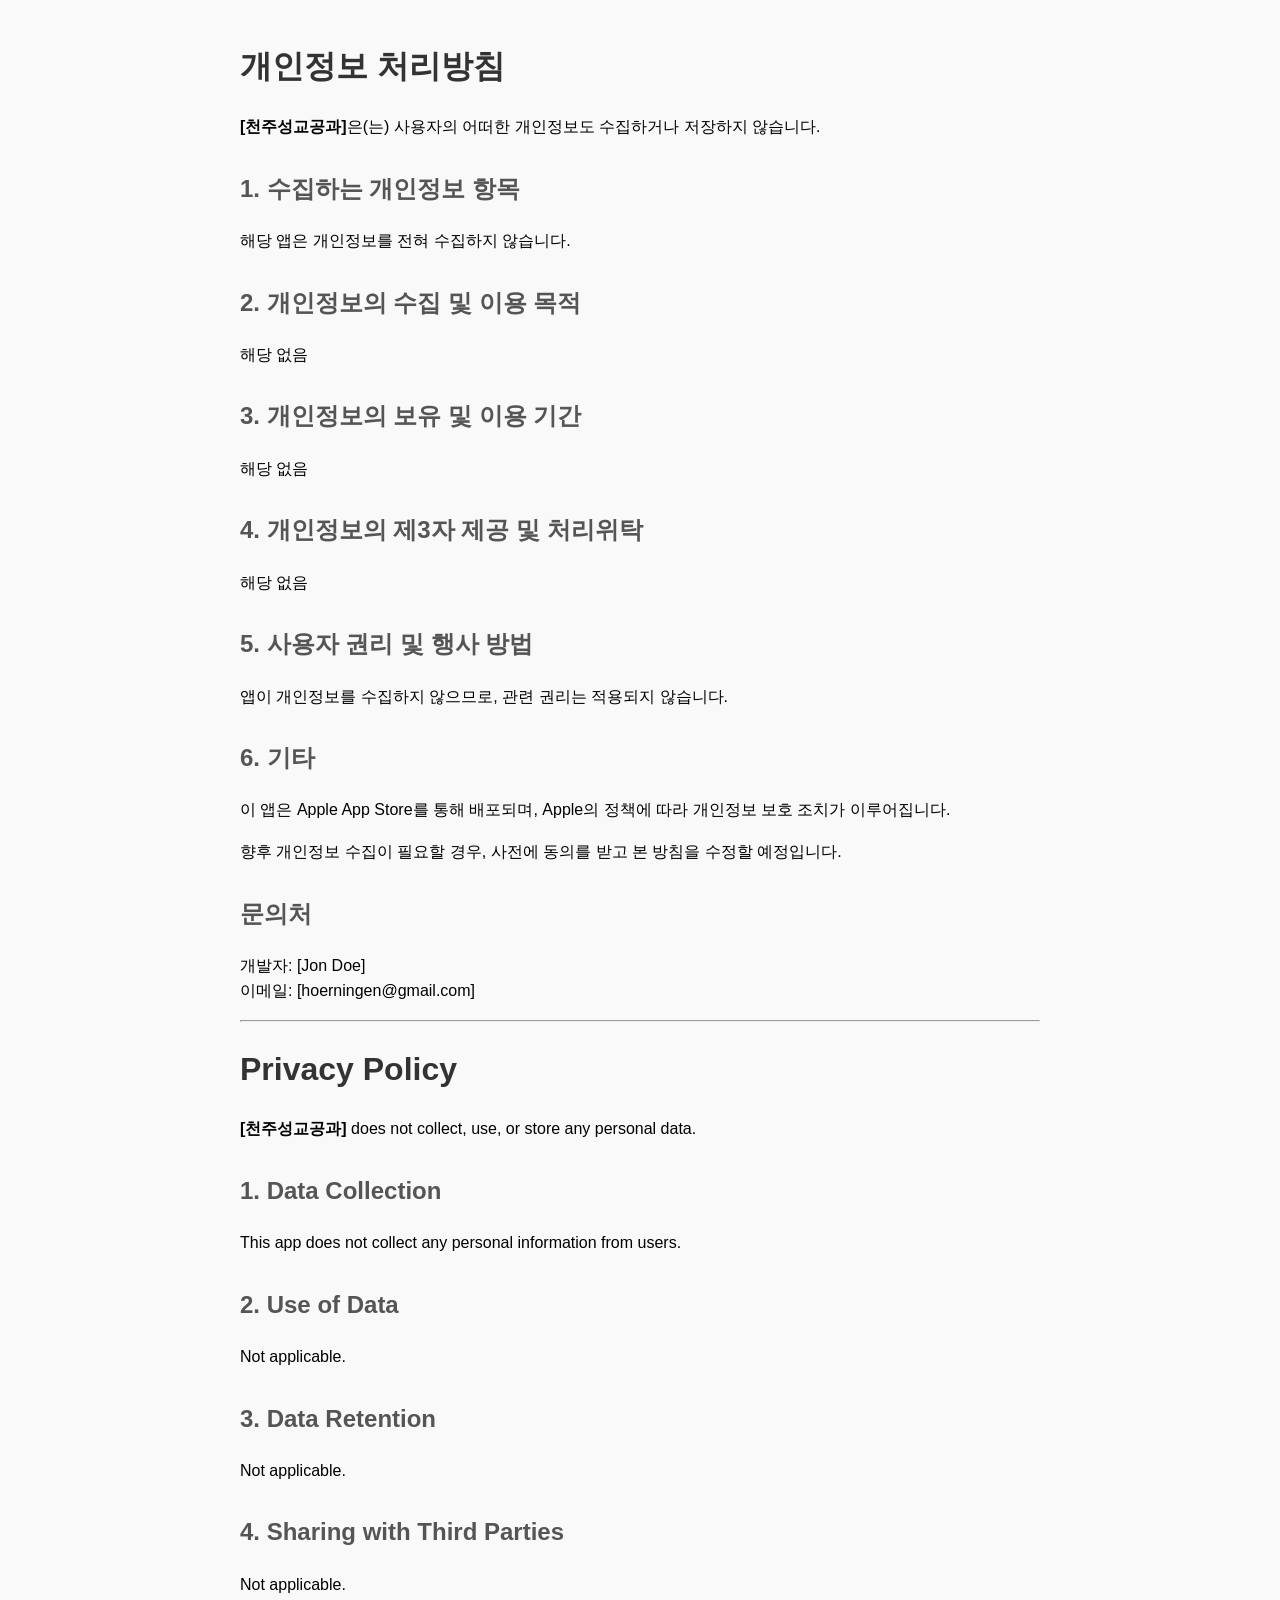
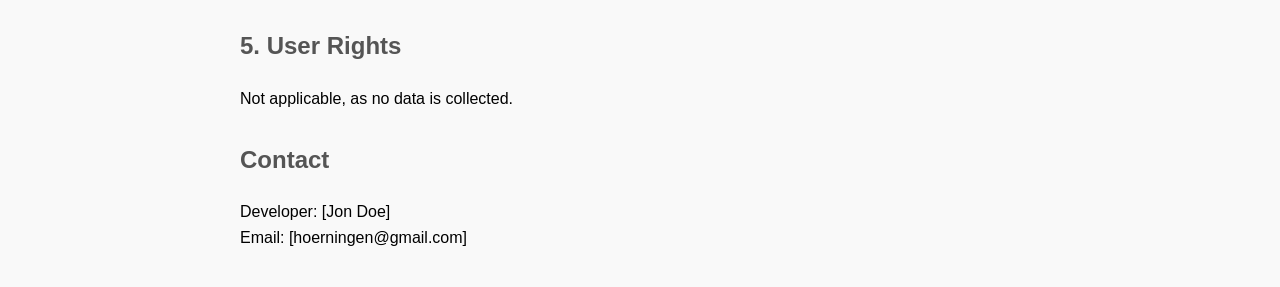
<file: index.html>
<!DOCTYPE html>
<html lang="ko">
<head>
  <meta charset="UTF-8">
  <meta name="viewport" content="width=device-width, initial-scale=1">
  <title>개인정보 처리방침 | [천주성교공과]</title>
  <style>
    body {
      font-family: Arial, sans-serif;
      line-height: 1.6;
      padding: 20px;
      max-width: 800px;
      margin: auto;
      background-color: #f9f9f9;
    }
    h1 {
      color: #333;
    }
    h2 {
      margin-top: 30px;
      color: #555;
    }
    p {
      margin-bottom: 1em;
    }
  </style>
</head>
<body>
  <h1>개인정보 처리방침</h1>
  <p><strong>[천주성교공과]</strong>은(는) 사용자의 어떠한 개인정보도 수집하거나 저장하지 않습니다.</p>

  <h2>1. 수집하는 개인정보 항목</h2>
  <p>해당 앱은 개인정보를 전혀 수집하지 않습니다.</p>

  <h2>2. 개인정보의 수집 및 이용 목적</h2>
  <p>해당 없음</p>

  <h2>3. 개인정보의 보유 및 이용 기간</h2>
  <p>해당 없음</p>

  <h2>4. 개인정보의 제3자 제공 및 처리위탁</h2>
  <p>해당 없음</p>

  <h2>5. 사용자 권리 및 행사 방법</h2>
  <p>앱이 개인정보를 수집하지 않으므로, 관련 권리는 적용되지 않습니다.</p>

  <h2>6. 기타</h2>
  <p>이 앱은 Apple App Store를 통해 배포되며, Apple의 정책에 따라 개인정보 보호 조치가 이루어집니다.</p>
  <p>향후 개인정보 수집이 필요할 경우, 사전에 동의를 받고 본 방침을 수정할 예정입니다.</p>

  <h2>문의처</h2>
  <p>개발자: [Jon Doe]<br>
     이메일: [hoerningen@gmail.com]</p>

  <hr>

  <h1>Privacy Policy</h1>
  <p><strong>[천주성교공과]</strong> does not collect, use, or store any personal data.</p>

  <h2>1. Data Collection</h2>
  <p>This app does not collect any personal information from users.</p>

  <h2>2. Use of Data</h2>
  <p>Not applicable.</p>

  <h2>3. Data Retention</h2>
  <p>Not applicable.</p>

  <h2>4. Sharing with Third Parties</h2>
  <p>Not applicable.</p>

  <h2>5. User Rights</h2>
  <p>Not applicable, as no data is collected.</p>

  <h2>Contact</h2>
  <p>Developer: [Jon Doe]<br>
     Email: [hoerningen@gmail.com]</p>
</body>
</html>
</file>
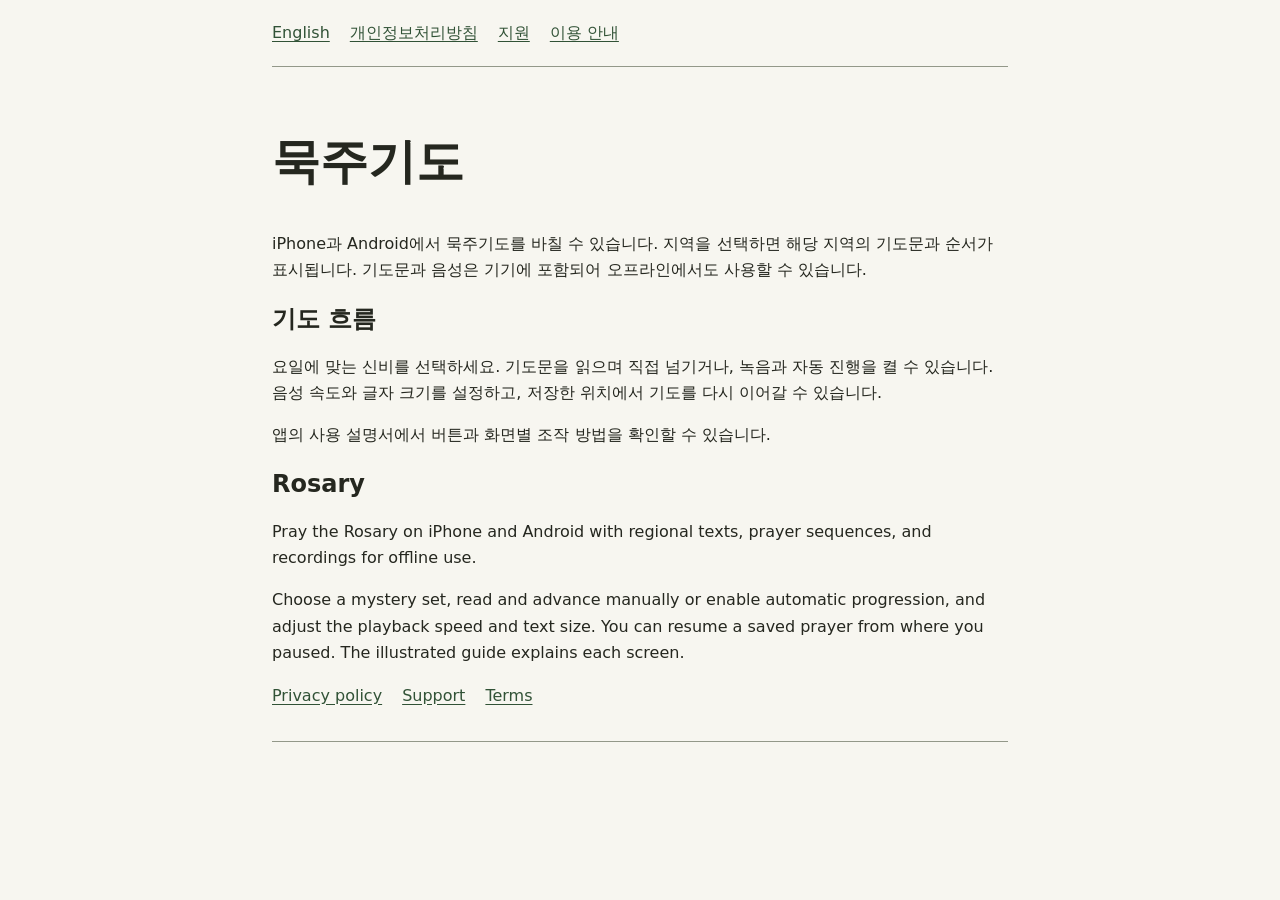
<file: rosary/index.html>
<!doctype html>
<html lang="ko">
<head>
  <meta charset="utf-8">
  <meta name="viewport" content="width=device-width, initial-scale=1">
  <meta name="description" content="기도문과 음성을 기기에 담은 iOS·Android 묵주기도 앱">
  <link rel="stylesheet" href="style.css">
  <title>묵주기도 · Rosary</title>
</head>
<body>
  <header>
    <nav aria-label="빠른 이동">
      <a href="#english" lang="en">English</a>
      <a href="privacy.html">개인정보처리방침</a>
      <a href="support.html">지원</a>
      <a href="terms.html">이용 안내</a>
    </nav>
  </header>
  <main>
    <section aria-labelledby="korean-title">
      <h1 id="korean-title">묵주기도</h1>
      <p>iPhone과 Android에서 묵주기도를 바칠 수 있습니다. 지역을 선택하면 해당 지역의 기도문과 순서가 표시됩니다. 기도문과 음성은 기기에 포함되어 오프라인에서도 사용할 수 있습니다.</p>
      <h2>기도 흐름</h2>
      <p>요일에 맞는 신비를 선택하세요. 기도문을 읽으며 직접 넘기거나, 녹음과 자동 진행을 켤 수 있습니다. 음성 속도와 글자 크기를 설정하고, 저장한 위치에서 기도를 다시 이어갈 수 있습니다.</p>
      <p>앱의 사용 설명서에서 버튼과 화면별 조작 방법을 확인할 수 있습니다.</p>
    </section>
    <section id="english" lang="en" aria-labelledby="english-title">
      <h2 id="english-title">Rosary</h2>
      <p>Pray the Rosary on iPhone and Android with regional texts, prayer sequences, and recordings for offline use.</p>
      <p>Choose a mystery set, read and advance manually or enable automatic progression, and adjust the playback speed and text size. You can resume a saved prayer from where you paused. The illustrated guide explains each screen.</p>
      <nav aria-label="English pages">
        <a href="privacy.html#english">Privacy policy</a>
        <a href="support.html#english">Support</a>
        <a href="terms.html#english">Terms</a>
      </nav>
    </section>
  </main>
</body>
</html>
</file>
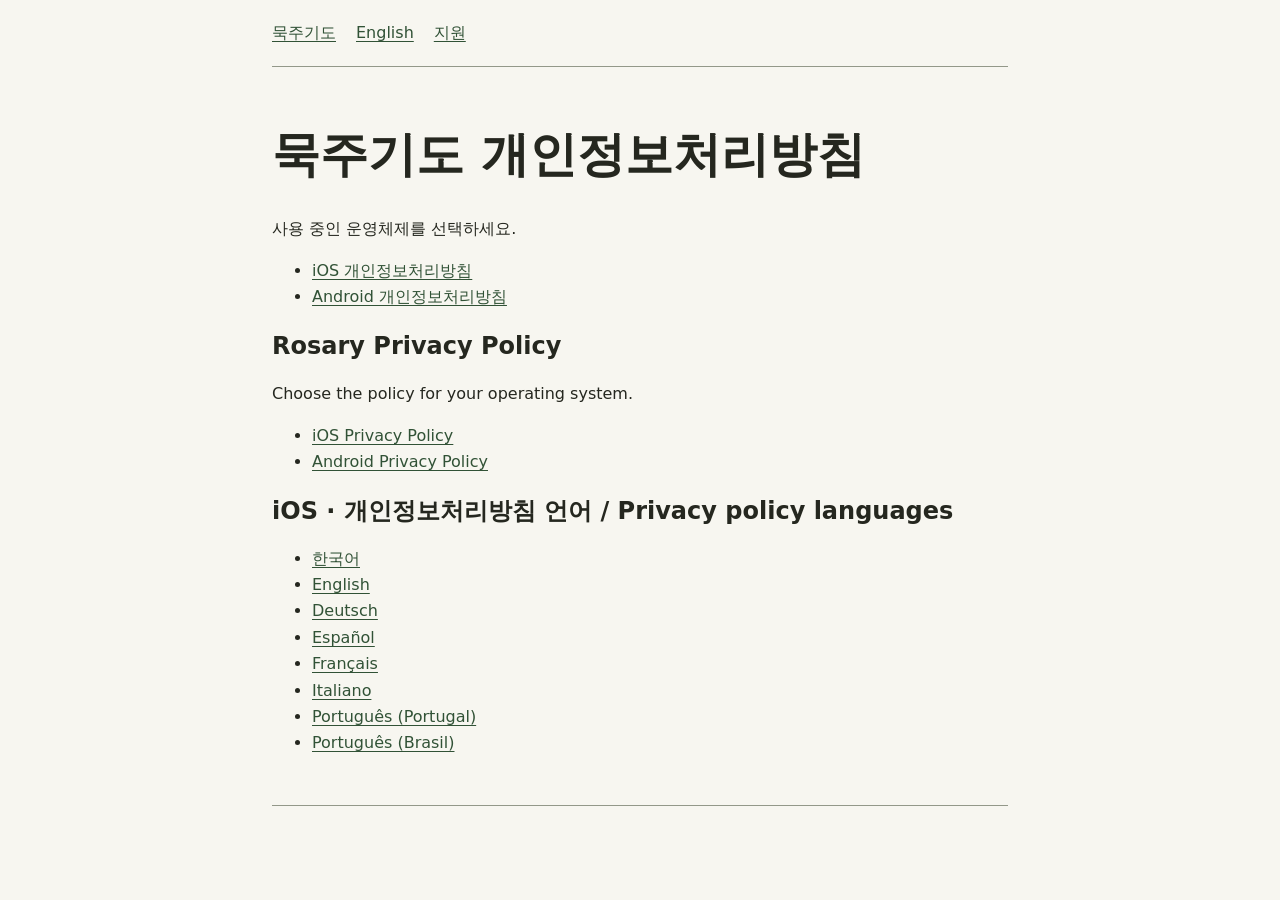
<file: rosary/privacy.html>
<!doctype html>
<html lang="ko">
<head>
  <meta charset="utf-8">
  <meta name="viewport" content="width=device-width, initial-scale=1">
  <link rel="stylesheet" href="style.css">
  <title>개인정보처리방침 · 묵주기도</title>
</head>
<body>
  <header><nav aria-label="빠른 이동">
    <a href="index.html">묵주기도</a>
    <a href="#english" lang="en">English</a>
    <a href="support.html">지원</a>
  </nav></header>
  <main>
    <h1>묵주기도 개인정보처리방침</h1>
    <p>사용 중인 운영체제를 선택하세요.</p>
    <ul>
      <li><a href="privacy/ios/ko.html">iOS 개인정보처리방침</a></li>
      <li><a href="privacy/android/ko.html">Android 개인정보처리방침</a></li>
    </ul>
    <section id="english" lang="en" aria-labelledby="english-title">
      <h2 id="english-title">Rosary Privacy Policy</h2>
      <p>Choose the policy for your operating system.</p>
      <ul>
        <li><a href="privacy/ios/en.html">iOS Privacy Policy</a></li>
        <li><a href="privacy/android/en.html">Android Privacy Policy</a></li>
      </ul>
    </section>
    <section id="ios-languages" aria-labelledby="ios-languages-title">
      <h2 id="ios-languages-title">iOS · 개인정보처리방침 언어 / Privacy policy languages</h2>
      <ul>
        <li><a href="privacy/ios/ko.html" hreflang="ko">한국어</a></li>
        <li><a href="privacy/ios/en.html" hreflang="en" lang="en">English</a></li>
        <li><a href="privacy/ios/de.html" hreflang="de" lang="de">Deutsch</a></li>
        <li><a href="privacy/ios/es.html" hreflang="es" lang="es">Español</a></li>
        <li><a href="privacy/ios/fr.html" hreflang="fr" lang="fr">Français</a></li>
        <li><a href="privacy/ios/it.html" hreflang="it" lang="it">Italiano</a></li>
        <li><a href="privacy/ios/pt-PT.html" hreflang="pt-PT" lang="pt-PT">Português (Portugal)</a></li>
        <li><a href="privacy/ios/pt-BR.html" hreflang="pt-BR" lang="pt-BR">Português (Brasil)</a></li>
      </ul>
    </section>
  </main>
</body>
</html>
</file>
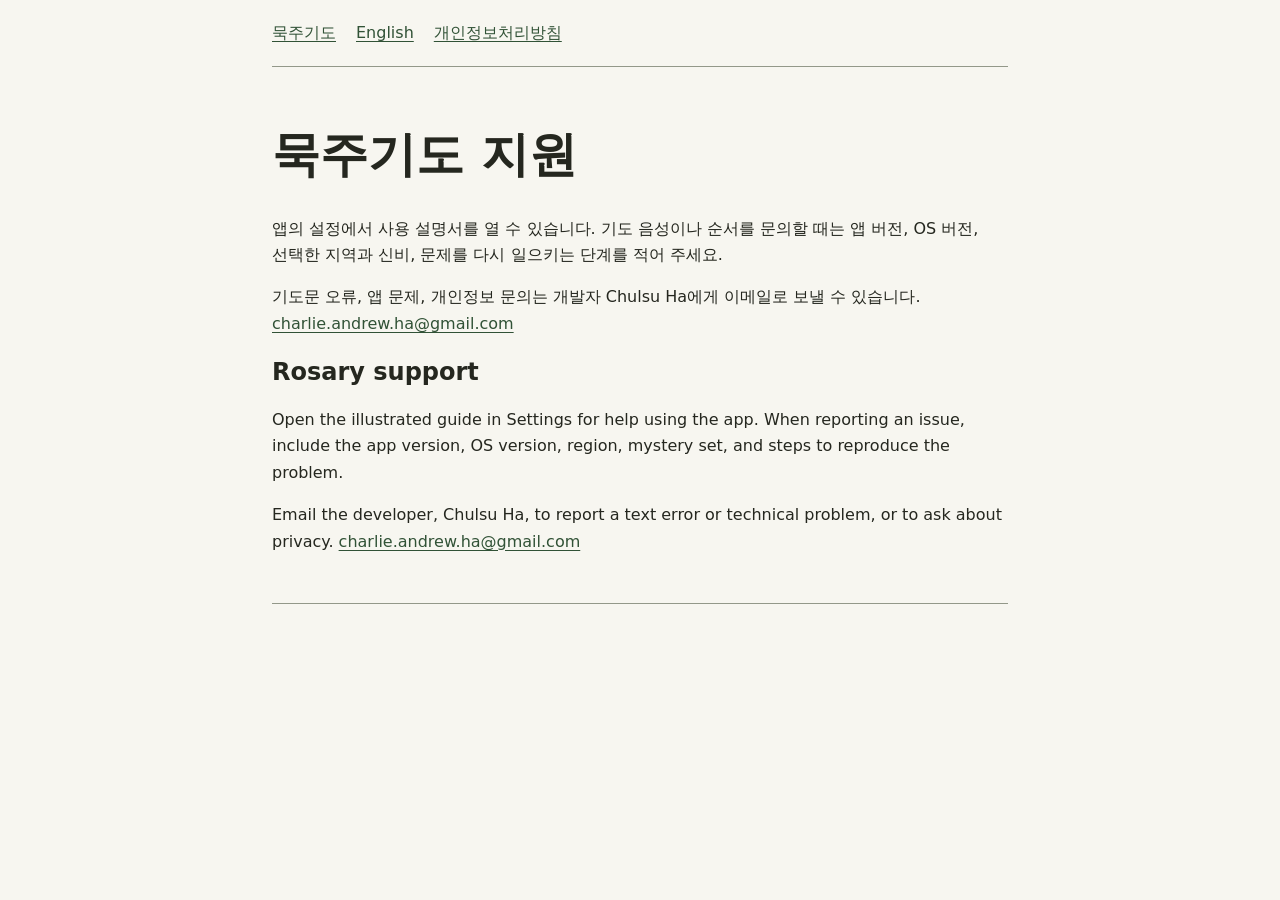
<file: rosary/support.html>
<!doctype html>
<html lang="ko">
<head>
  <meta charset="utf-8">
  <meta name="viewport" content="width=device-width, initial-scale=1">
  <link rel="stylesheet" href="style.css">
  <title>지원 · 묵주기도</title>
</head>
<body>
  <header><nav aria-label="빠른 이동">
    <a href="index.html">묵주기도</a>
    <a href="#english" lang="en">English</a>
    <a href="privacy.html">개인정보처리방침</a>
  </nav></header>
  <main>
    <h1>묵주기도 지원</h1>
    <p>앱의 설정에서 사용 설명서를 열 수 있습니다. 기도 음성이나 순서를 문의할 때는 앱 버전, OS 버전, 선택한 지역과 신비, 문제를 다시 일으키는 단계를 적어 주세요.</p>
    <p>기도문 오류, 앱 문제, 개인정보 문의는 개발자 Chulsu Ha에게 이메일로 보낼 수 있습니다. <a href="mailto:charlie.andrew.ha@gmail.com">charlie.andrew.ha@gmail.com</a></p>
    <section id="english" lang="en">
      <h2>Rosary support</h2>
      <p>Open the illustrated guide in Settings for help using the app. When reporting an issue, include the app version, OS version, region, mystery set, and steps to reproduce the problem.</p>
      <p>Email the developer, Chulsu Ha, to report a text error or technical problem, or to ask about privacy. <a href="mailto:charlie.andrew.ha@gmail.com">charlie.andrew.ha@gmail.com</a></p>
    </section>
  </main>
</body>
</html>
</file>
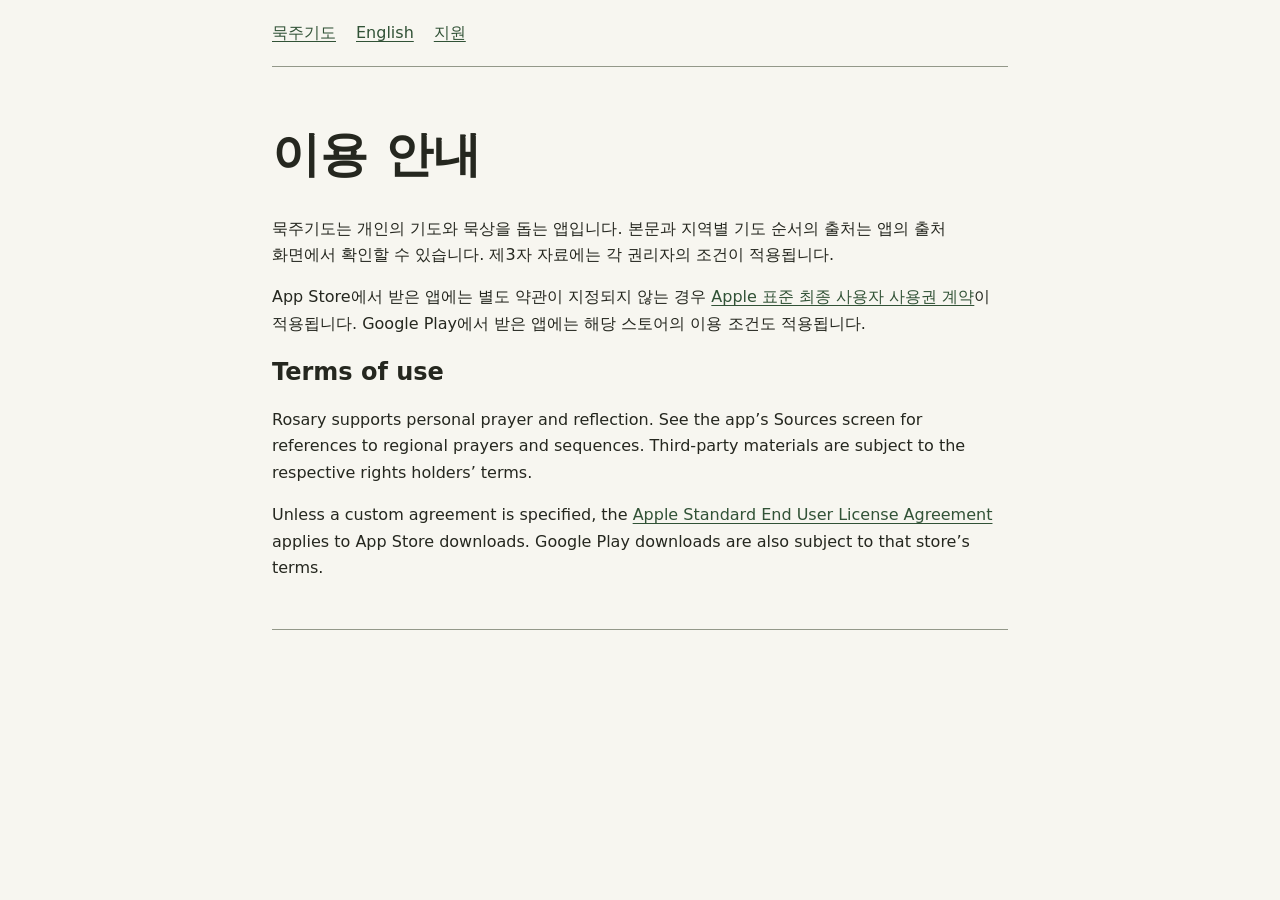
<file: rosary/terms.html>
<!doctype html>
<html lang="ko">
<head>
  <meta charset="utf-8">
  <meta name="viewport" content="width=device-width, initial-scale=1">
  <link rel="stylesheet" href="style.css">
  <title>이용 안내 · 묵주기도</title>
</head>
<body>
  <header><nav aria-label="빠른 이동">
    <a href="index.html">묵주기도</a>
    <a href="#english" lang="en">English</a>
    <a href="support.html">지원</a>
  </nav></header>
  <main>
    <h1>이용 안내</h1>
    <p>묵주기도는 개인의 기도와 묵상을 돕는 앱입니다. 본문과 지역별 기도 순서의 출처는 앱의 출처 화면에서 확인할 수 있습니다. 제3자 자료에는 각 권리자의 조건이 적용됩니다.</p>
    <p>App Store에서 받은 앱에는 별도 약관이 지정되지 않는 경우 <a href="https://www.apple.com/legal/internet-services/itunes/dev/stdeula/">Apple 표준 최종 사용자 사용권 계약</a>이 적용됩니다. Google Play에서 받은 앱에는 해당 스토어의 이용 조건도 적용됩니다.</p>
    <section id="english" lang="en">
      <h2>Terms of use</h2>
      <p>Rosary supports personal prayer and reflection. See the app’s Sources screen for references to regional prayers and sequences. Third-party materials are subject to the respective rights holders’ terms.</p>
      <p>Unless a custom agreement is specified, the <a href="https://www.apple.com/legal/internet-services/itunes/dev/stdeula/">Apple Standard End User License Agreement</a> applies to App Store downloads. Google Play downloads are also subject to that store’s terms.</p>
    </section>
  </main>
</body>
</html>
</file>
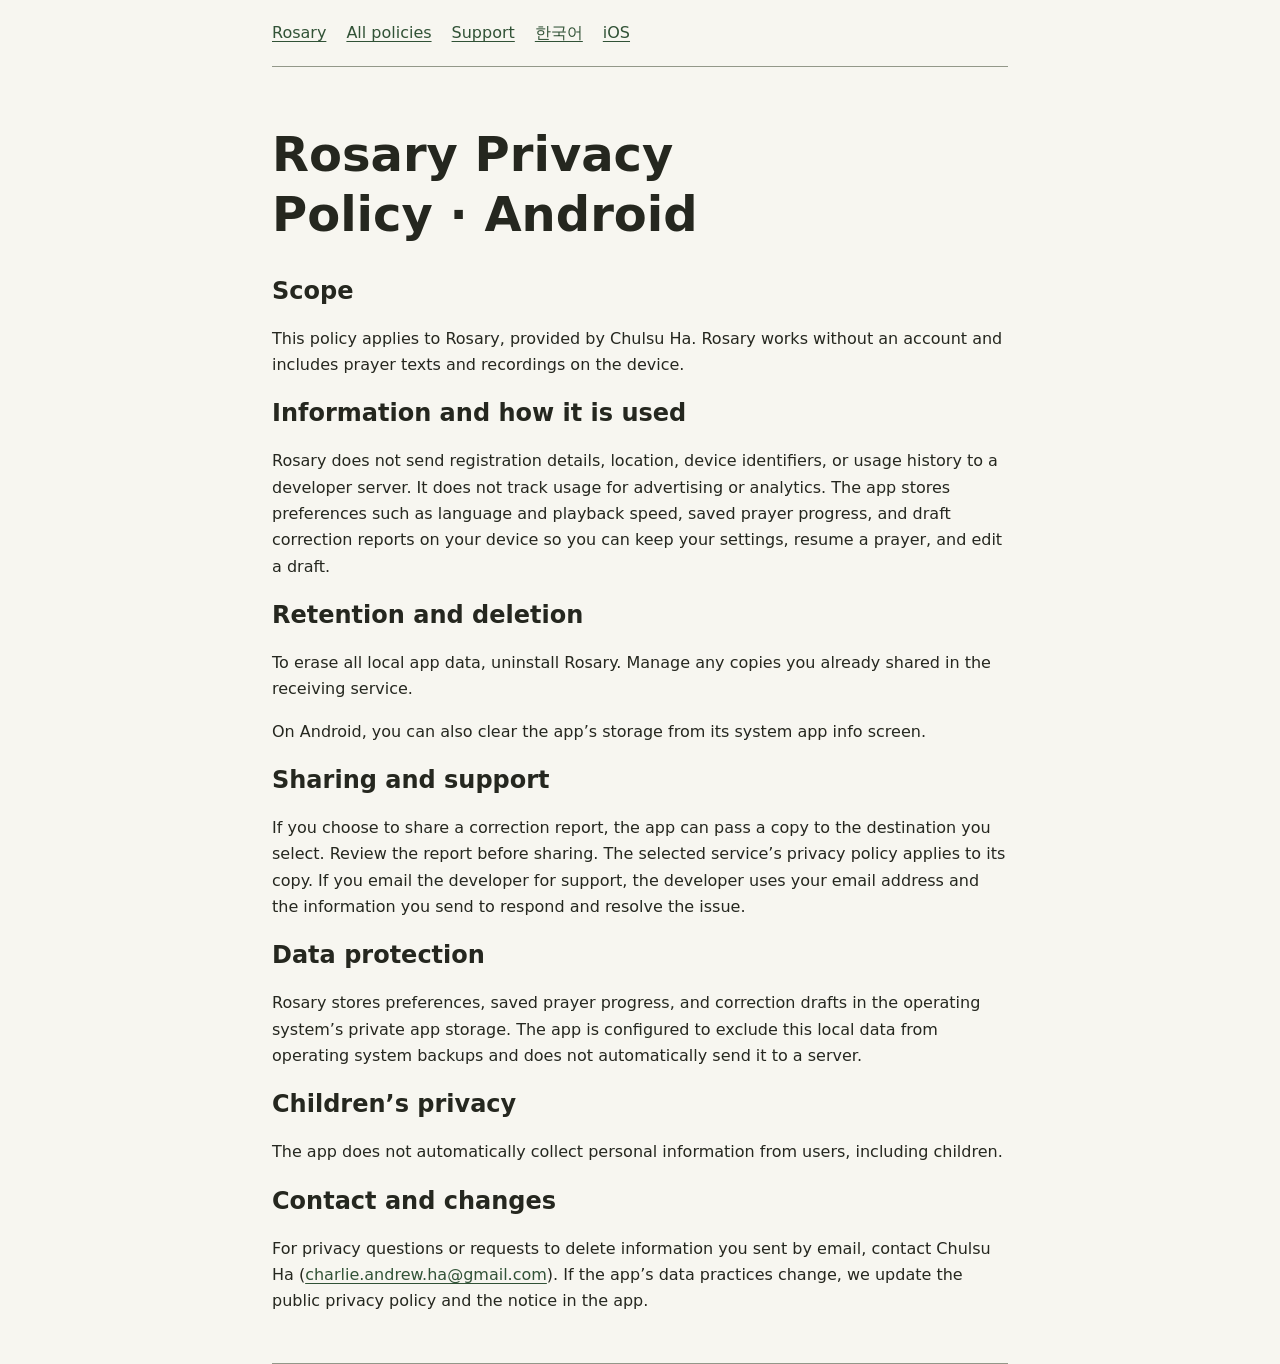
<file: rosary/privacy/android/en.html>
<!doctype html>
<html lang="en">
<head>
  <meta charset="utf-8">
  <meta name="viewport" content="width=device-width, initial-scale=1">
  <link rel="stylesheet" href="../../style.css">
  <link rel="alternate" hreflang="ko" href="ko.html">
  <title>Rosary Privacy Policy · Android</title>
</head>
<body>
  <header><nav aria-label="Quick links">
    <a href="../../index.html#english">Rosary</a>
    <a href="../../privacy.html#english">All policies</a>
    <a href="../../support.html#english">Support</a>
    <a href="ko.html" hreflang="ko" lang="ko">한국어</a>
    <a href="../ios/en.html">iOS</a>
  </nav></header>
  <main>
    <h1>Rosary Privacy Policy · Android</h1>
    <h2>Scope</h2>
    <p>This policy applies to Rosary, provided by Chulsu Ha. Rosary works without an account and includes prayer texts and recordings on the device.</p>
    <h2>Information and how it is used</h2>
    <p>Rosary does not send registration details, location, device identifiers, or usage history to a developer server. It does not track usage for advertising or analytics. The app stores preferences such as language and playback speed, saved prayer progress, and draft correction reports on your device so you can keep your settings, resume a prayer, and edit a draft.</p>
    <h2>Retention and deletion</h2>
    <p>To erase all local app data, uninstall Rosary. Manage any copies you already shared in the receiving service.</p>
    <p>On Android, you can also clear the app’s storage from its system app info screen.</p>
    <h2>Sharing and support</h2>
    <p>If you choose to share a correction report, the app can pass a copy to the destination you select. Review the report before sharing. The selected service’s privacy policy applies to its copy. If you email the developer for support, the developer uses your email address and the information you send to respond and resolve the issue.</p>
    <h2>Data protection</h2>
    <p>Rosary stores preferences, saved prayer progress, and correction drafts in the operating system’s private app storage. The app is configured to exclude this local data from operating system backups and does not automatically send it to a server.</p>
    <h2>Children’s privacy</h2>
    <p>The app does not automatically collect personal information from users, including children.</p>
    <h2>Contact and changes</h2>
    <p>For privacy questions or requests to delete information you sent by email, contact Chulsu Ha (<a href="mailto:charlie.andrew.ha@gmail.com">charlie.andrew.ha@gmail.com</a>). If the app’s data practices change, we update the public privacy policy and the notice in the app.</p>
  </main>
</body>
</html>
</file>
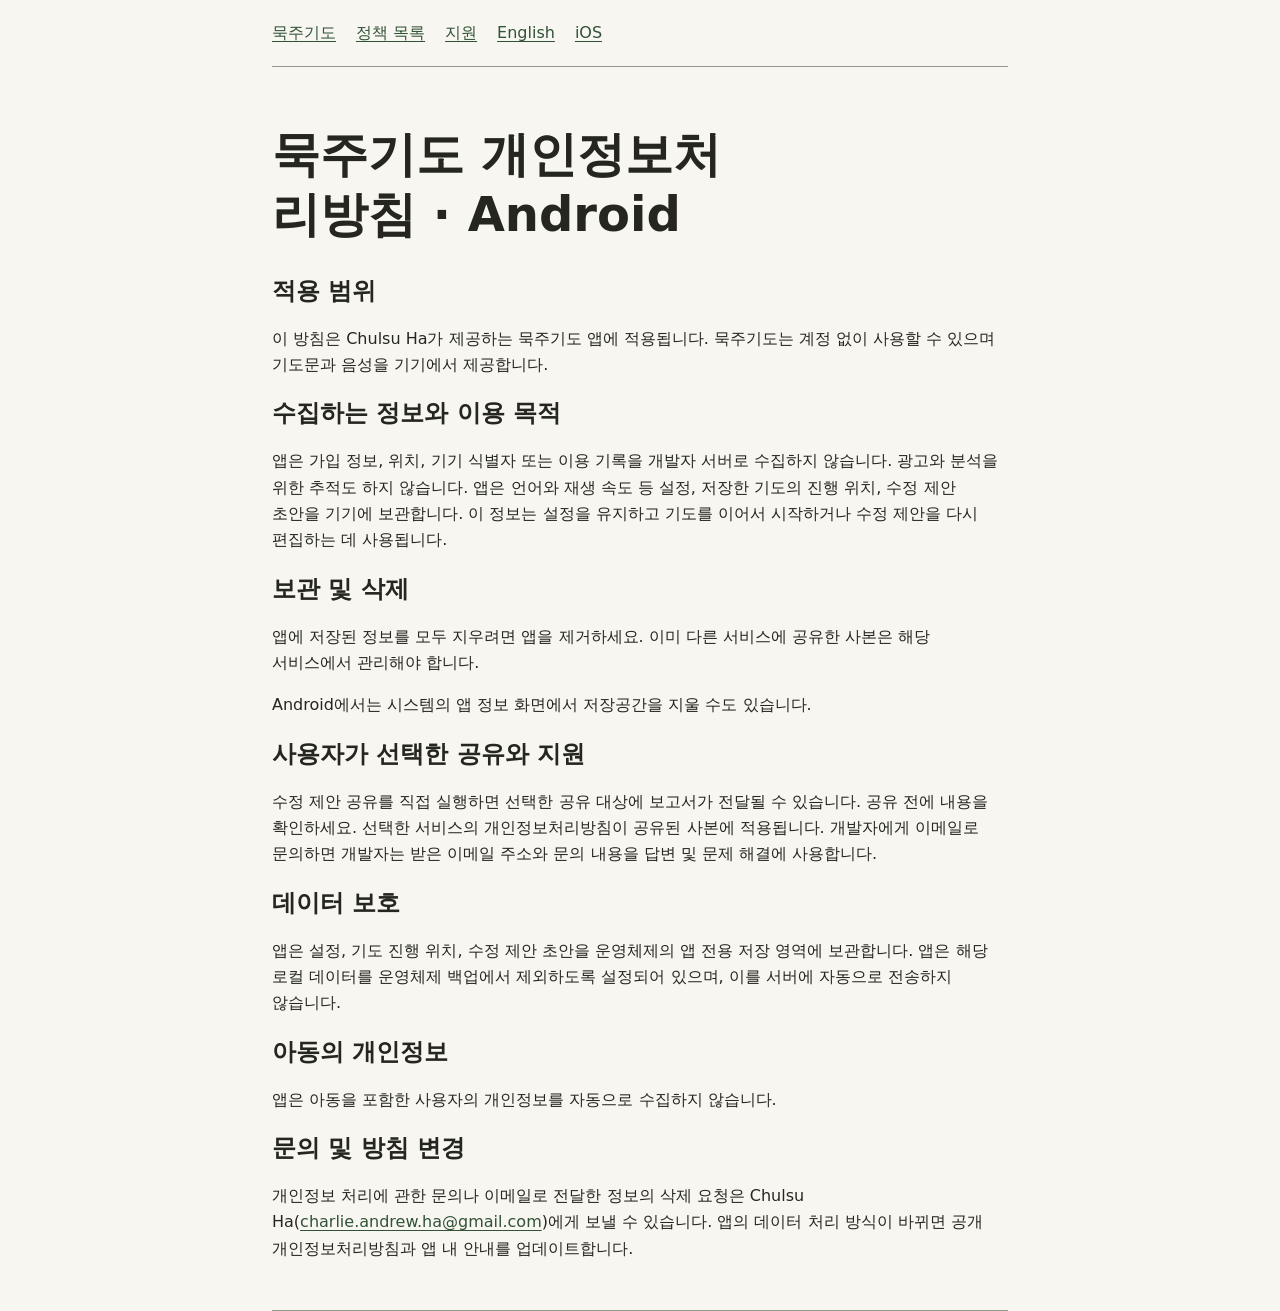
<file: rosary/privacy/android/ko.html>
<!doctype html>
<html lang="ko">
<head>
  <meta charset="utf-8">
  <meta name="viewport" content="width=device-width, initial-scale=1">
  <link rel="stylesheet" href="../../style.css">
  <link rel="alternate" hreflang="en" href="en.html">
  <title>묵주기도 개인정보처리방침 · Android</title>
</head>
<body>
  <header><nav aria-label="빠른 이동">
    <a href="../../index.html">묵주기도</a>
    <a href="../../privacy.html">정책 목록</a>
    <a href="../../support.html">지원</a>
    <a href="en.html" hreflang="en" lang="en">English</a>
    <a href="../ios/ko.html">iOS</a>
  </nav></header>
  <main>
    <h1>묵주기도 개인정보처리방침 · Android</h1>
    <h2>적용 범위</h2>
    <p>이 방침은 Chulsu Ha가 제공하는 묵주기도 앱에 적용됩니다. 묵주기도는 계정 없이 사용할 수 있으며 기도문과 음성을 기기에서 제공합니다.</p>
    <h2>수집하는 정보와 이용 목적</h2>
    <p>앱은 가입 정보, 위치, 기기 식별자 또는 이용 기록을 개발자 서버로 수집하지 않습니다. 광고와 분석을 위한 추적도 하지 않습니다. 앱은 언어와 재생 속도 등 설정, 저장한 기도의 진행 위치, 수정 제안 초안을 기기에 보관합니다. 이 정보는 설정을 유지하고 기도를 이어서 시작하거나 수정 제안을 다시 편집하는 데 사용됩니다.</p>
    <h2>보관 및 삭제</h2>
    <p>앱에 저장된 정보를 모두 지우려면 앱을 제거하세요. 이미 다른 서비스에 공유한 사본은 해당 서비스에서 관리해야 합니다.</p>
    <p>Android에서는 시스템의 앱 정보 화면에서 저장공간을 지울 수도 있습니다.</p>
    <h2>사용자가 선택한 공유와 지원</h2>
    <p>수정 제안 공유를 직접 실행하면 선택한 공유 대상에 보고서가 전달될 수 있습니다. 공유 전에 내용을 확인하세요. 선택한 서비스의 개인정보처리방침이 공유된 사본에 적용됩니다. 개발자에게 이메일로 문의하면 개발자는 받은 이메일 주소와 문의 내용을 답변 및 문제 해결에 사용합니다.</p>
    <h2>데이터 보호</h2>
    <p>앱은 설정, 기도 진행 위치, 수정 제안 초안을 운영체제의 앱 전용 저장 영역에 보관합니다. 앱은 해당 로컬 데이터를 운영체제 백업에서 제외하도록 설정되어 있으며, 이를 서버에 자동으로 전송하지 않습니다.</p>
    <h2>아동의 개인정보</h2>
    <p>앱은 아동을 포함한 사용자의 개인정보를 자동으로 수집하지 않습니다.</p>
    <h2>문의 및 방침 변경</h2>
    <p>개인정보 처리에 관한 문의나 이메일로 전달한 정보의 삭제 요청은 Chulsu Ha(<a href="mailto:charlie.andrew.ha@gmail.com">charlie.andrew.ha@gmail.com</a>)에게 보낼 수 있습니다. 앱의 데이터 처리 방식이 바뀌면 공개 개인정보처리방침과 앱 내 안내를 업데이트합니다.</p>
  </main>
</body>
</html>
</file>
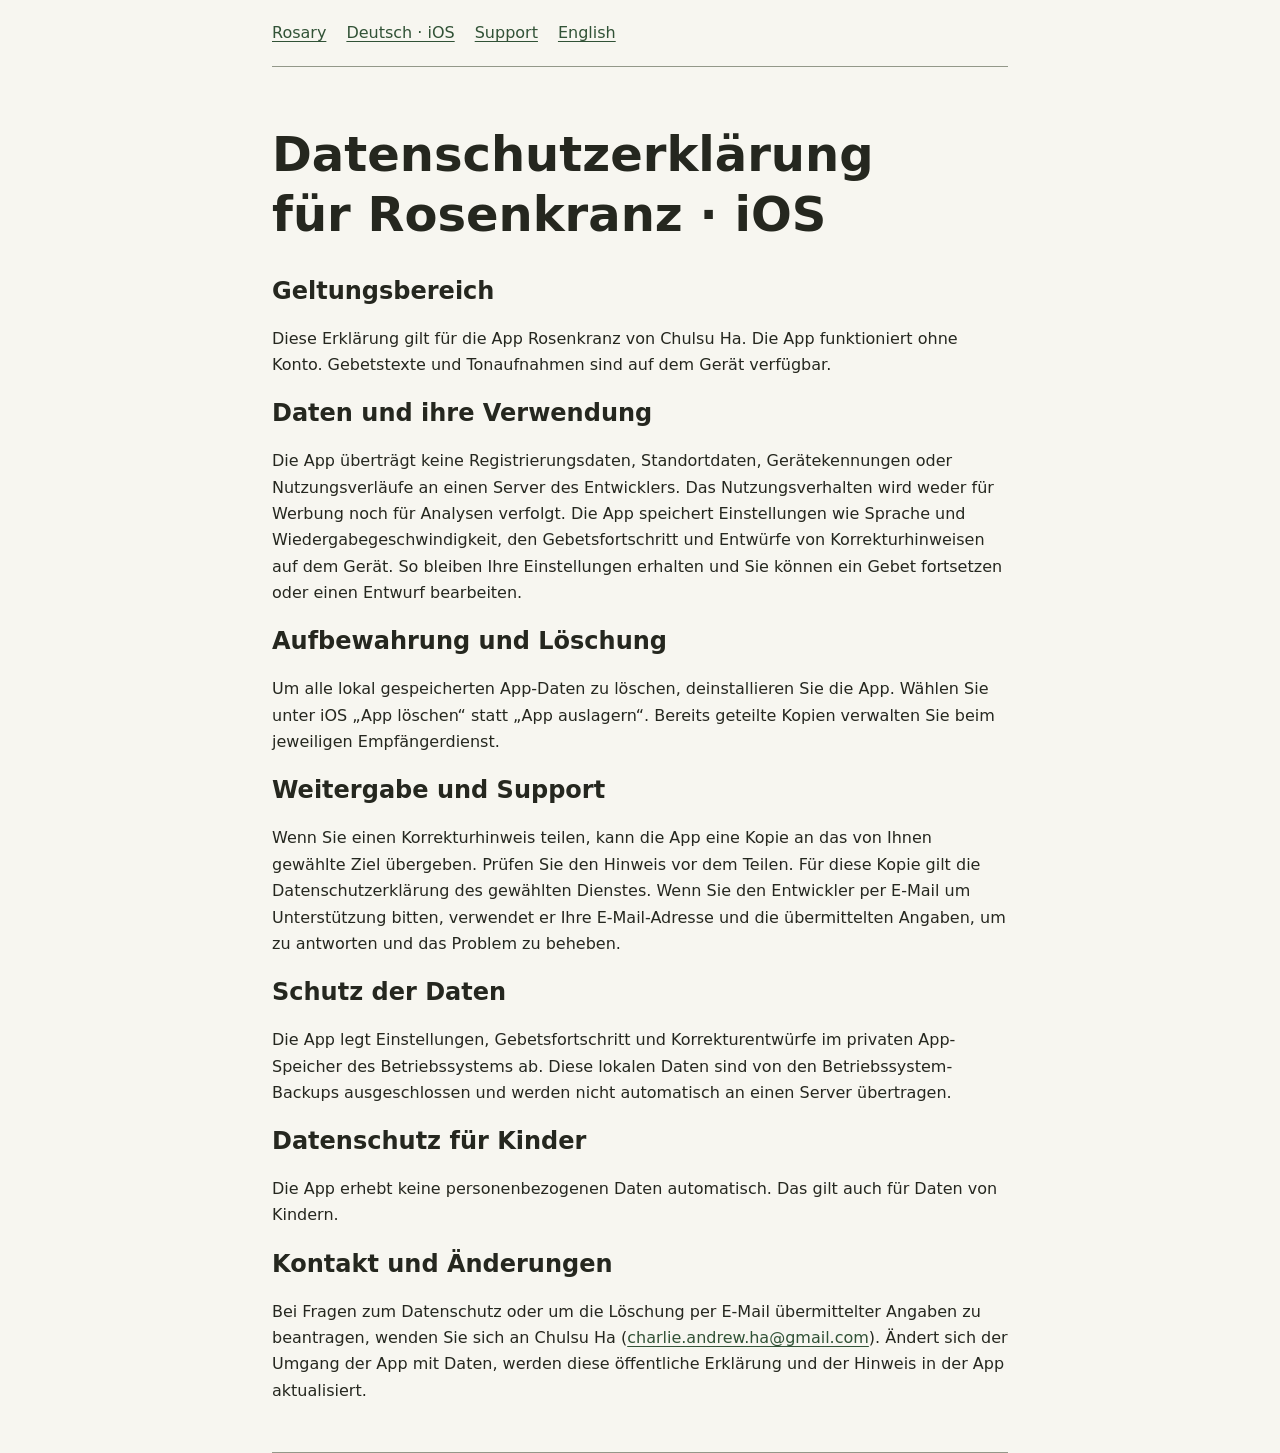
<file: rosary/privacy/ios/de.html>
<!doctype html>
<html lang="de">
<head>
  <meta charset="utf-8">
  <meta name="viewport" content="width=device-width, initial-scale=1">
  <link rel="stylesheet" href="../../style.css">
  <link rel="alternate" hreflang="es" href="es.html">
  <link rel="alternate" hreflang="fr" href="fr.html">
  <link rel="alternate" hreflang="it" href="it.html">
  <link rel="alternate" hreflang="pt-PT" href="pt-PT.html">
  <link rel="alternate" hreflang="pt-BR" href="pt-BR.html">
  <link rel="alternate" hreflang="ko" href="ko.html">
  <link rel="alternate" hreflang="en" href="en.html">
  <title>Datenschutzerklärung für Rosenkranz · iOS</title>
</head>
<body>
  <header><nav>
    <a href="../../index.html#english">Rosary</a>
    <a href="../../privacy.html#ios-languages">Deutsch · iOS</a>
    <a href="../../support.html#english">Support</a>
    <a href="en.html" hreflang="en" lang="en">English</a>
  </nav></header>
  <main>
    <h1>Datenschutzerklärung für Rosenkranz · iOS</h1>
    <h2>Geltungsbereich</h2>
    <p>Diese Erklärung gilt für die App Rosenkranz von Chulsu Ha. Die App funktioniert ohne Konto. Gebetstexte und Tonaufnahmen sind auf dem Gerät verfügbar.</p>
    <h2>Daten und ihre Verwendung</h2>
    <p>Die App überträgt keine Registrierungsdaten, Standortdaten, Gerätekennungen oder Nutzungsverläufe an einen Server des Entwicklers. Das Nutzungsverhalten wird weder für Werbung noch für Analysen verfolgt. Die App speichert Einstellungen wie Sprache und Wiedergabegeschwindigkeit, den Gebetsfortschritt und Entwürfe von Korrekturhinweisen auf dem Gerät. So bleiben Ihre Einstellungen erhalten und Sie können ein Gebet fortsetzen oder einen Entwurf bearbeiten.</p>
    <h2>Aufbewahrung und Löschung</h2>
    <p>Um alle lokal gespeicherten App-Daten zu löschen, deinstallieren Sie die App. Wählen Sie unter iOS „App löschen“ statt „App auslagern“. Bereits geteilte Kopien verwalten Sie beim jeweiligen Empfängerdienst.</p>
    <h2>Weitergabe und Support</h2>
    <p>Wenn Sie einen Korrekturhinweis teilen, kann die App eine Kopie an das von Ihnen gewählte Ziel übergeben. Prüfen Sie den Hinweis vor dem Teilen. Für diese Kopie gilt die Datenschutzerklärung des gewählten Dienstes. Wenn Sie den Entwickler per E-Mail um Unterstützung bitten, verwendet er Ihre E-Mail-Adresse und die übermittelten Angaben, um zu antworten und das Problem zu beheben.</p>
    <h2>Schutz der Daten</h2>
    <p>Die App legt Einstellungen, Gebetsfortschritt und Korrekturentwürfe im privaten App-Speicher des Betriebssystems ab. Diese lokalen Daten sind von den Betriebssystem-Backups ausgeschlossen und werden nicht automatisch an einen Server übertragen.</p>
    <h2>Datenschutz für Kinder</h2>
    <p>Die App erhebt keine personenbezogenen Daten automatisch. Das gilt auch für Daten von Kindern.</p>
    <h2>Kontakt und Änderungen</h2>
    <p>Bei Fragen zum Datenschutz oder um die Löschung per E-Mail übermittelter Angaben zu beantragen, wenden Sie sich an Chulsu Ha (<a href="mailto:charlie.andrew.ha@gmail.com">charlie.andrew.ha@gmail.com</a>). Ändert sich der Umgang der App mit Daten, werden diese öffentliche Erklärung und der Hinweis in der App aktualisiert.</p>
  </main>
</body>
</html>
</file>
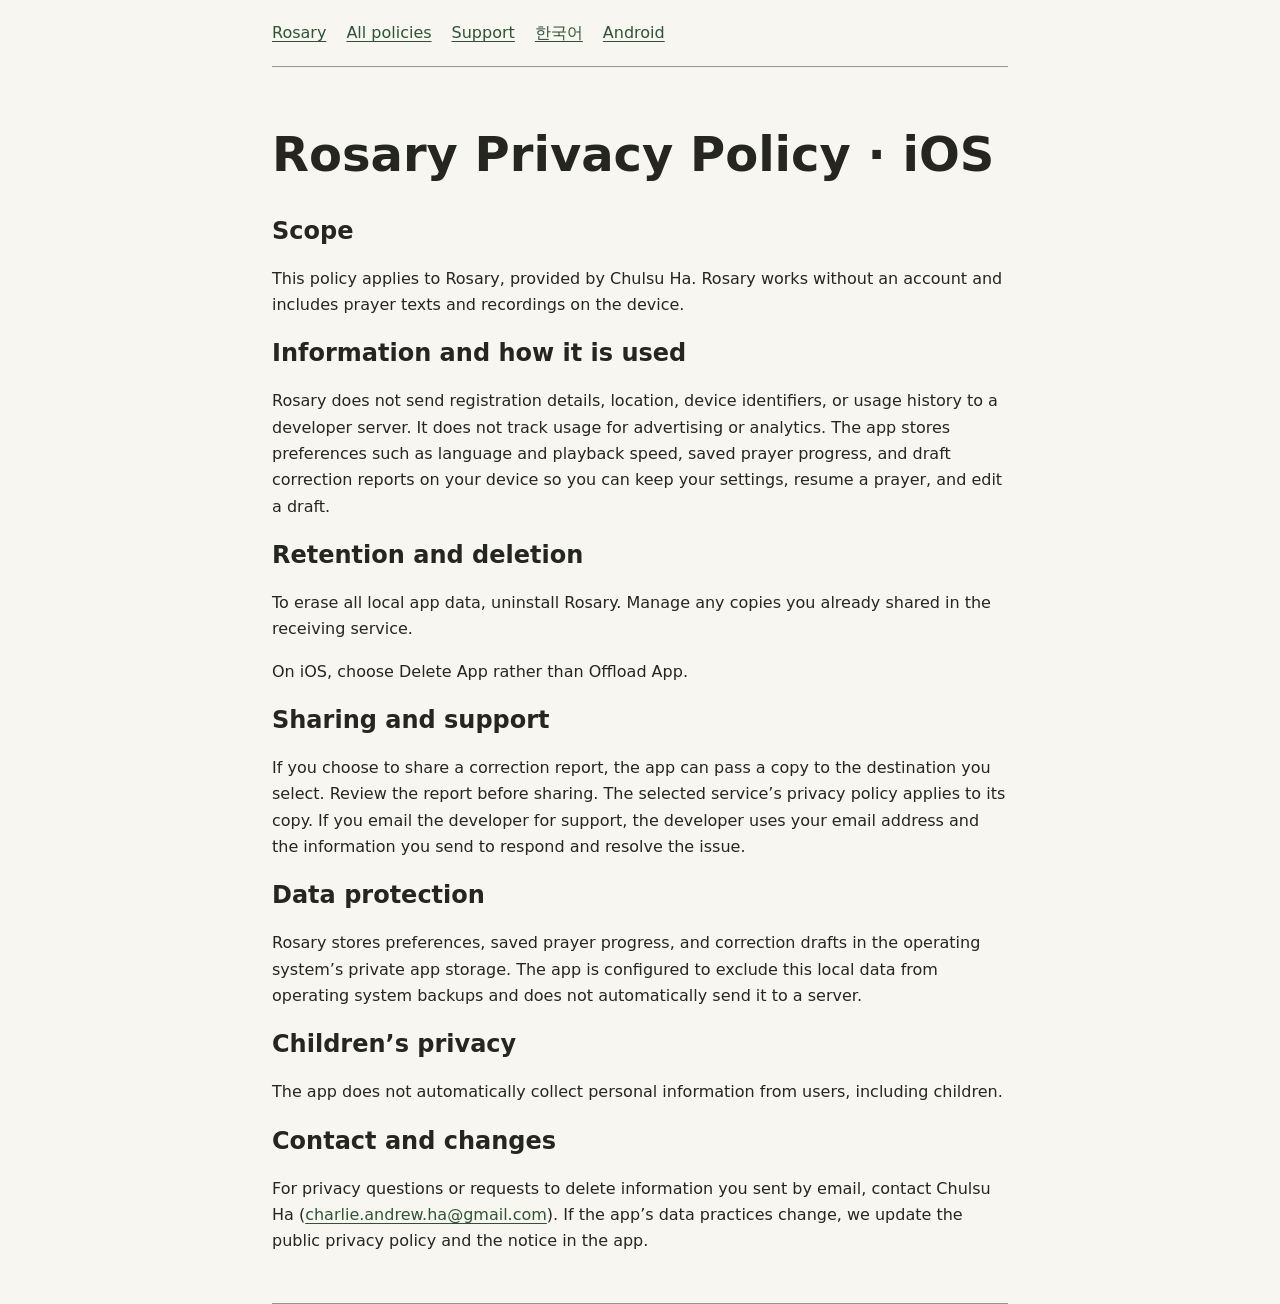
<file: rosary/privacy/ios/en.html>
<!doctype html>
<html lang="en">
<head>
  <meta charset="utf-8">
  <meta name="viewport" content="width=device-width, initial-scale=1">
  <link rel="stylesheet" href="../../style.css">
  <link rel="alternate" hreflang="ko" href="ko.html">
  <title>Rosary Privacy Policy · iOS</title>
</head>
<body>
  <header><nav aria-label="Quick links">
    <a href="../../index.html#english">Rosary</a>
    <a href="../../privacy.html#english">All policies</a>
    <a href="../../support.html#english">Support</a>
    <a href="ko.html" hreflang="ko" lang="ko">한국어</a>
    <a href="../android/en.html">Android</a>
  </nav></header>
  <main>
    <h1>Rosary Privacy Policy · iOS</h1>
    <h2>Scope</h2>
    <p>This policy applies to Rosary, provided by Chulsu Ha. Rosary works without an account and includes prayer texts and recordings on the device.</p>
    <h2>Information and how it is used</h2>
    <p>Rosary does not send registration details, location, device identifiers, or usage history to a developer server. It does not track usage for advertising or analytics. The app stores preferences such as language and playback speed, saved prayer progress, and draft correction reports on your device so you can keep your settings, resume a prayer, and edit a draft.</p>
    <h2>Retention and deletion</h2>
    <p>To erase all local app data, uninstall Rosary. Manage any copies you already shared in the receiving service.</p>
    <p>On iOS, choose Delete App rather than Offload App.</p>
    <h2>Sharing and support</h2>
    <p>If you choose to share a correction report, the app can pass a copy to the destination you select. Review the report before sharing. The selected service’s privacy policy applies to its copy. If you email the developer for support, the developer uses your email address and the information you send to respond and resolve the issue.</p>
    <h2>Data protection</h2>
    <p>Rosary stores preferences, saved prayer progress, and correction drafts in the operating system’s private app storage. The app is configured to exclude this local data from operating system backups and does not automatically send it to a server.</p>
    <h2>Children’s privacy</h2>
    <p>The app does not automatically collect personal information from users, including children.</p>
    <h2>Contact and changes</h2>
    <p>For privacy questions or requests to delete information you sent by email, contact Chulsu Ha (<a href="mailto:charlie.andrew.ha@gmail.com">charlie.andrew.ha@gmail.com</a>). If the app’s data practices change, we update the public privacy policy and the notice in the app.</p>
  </main>
</body>
</html>
</file>
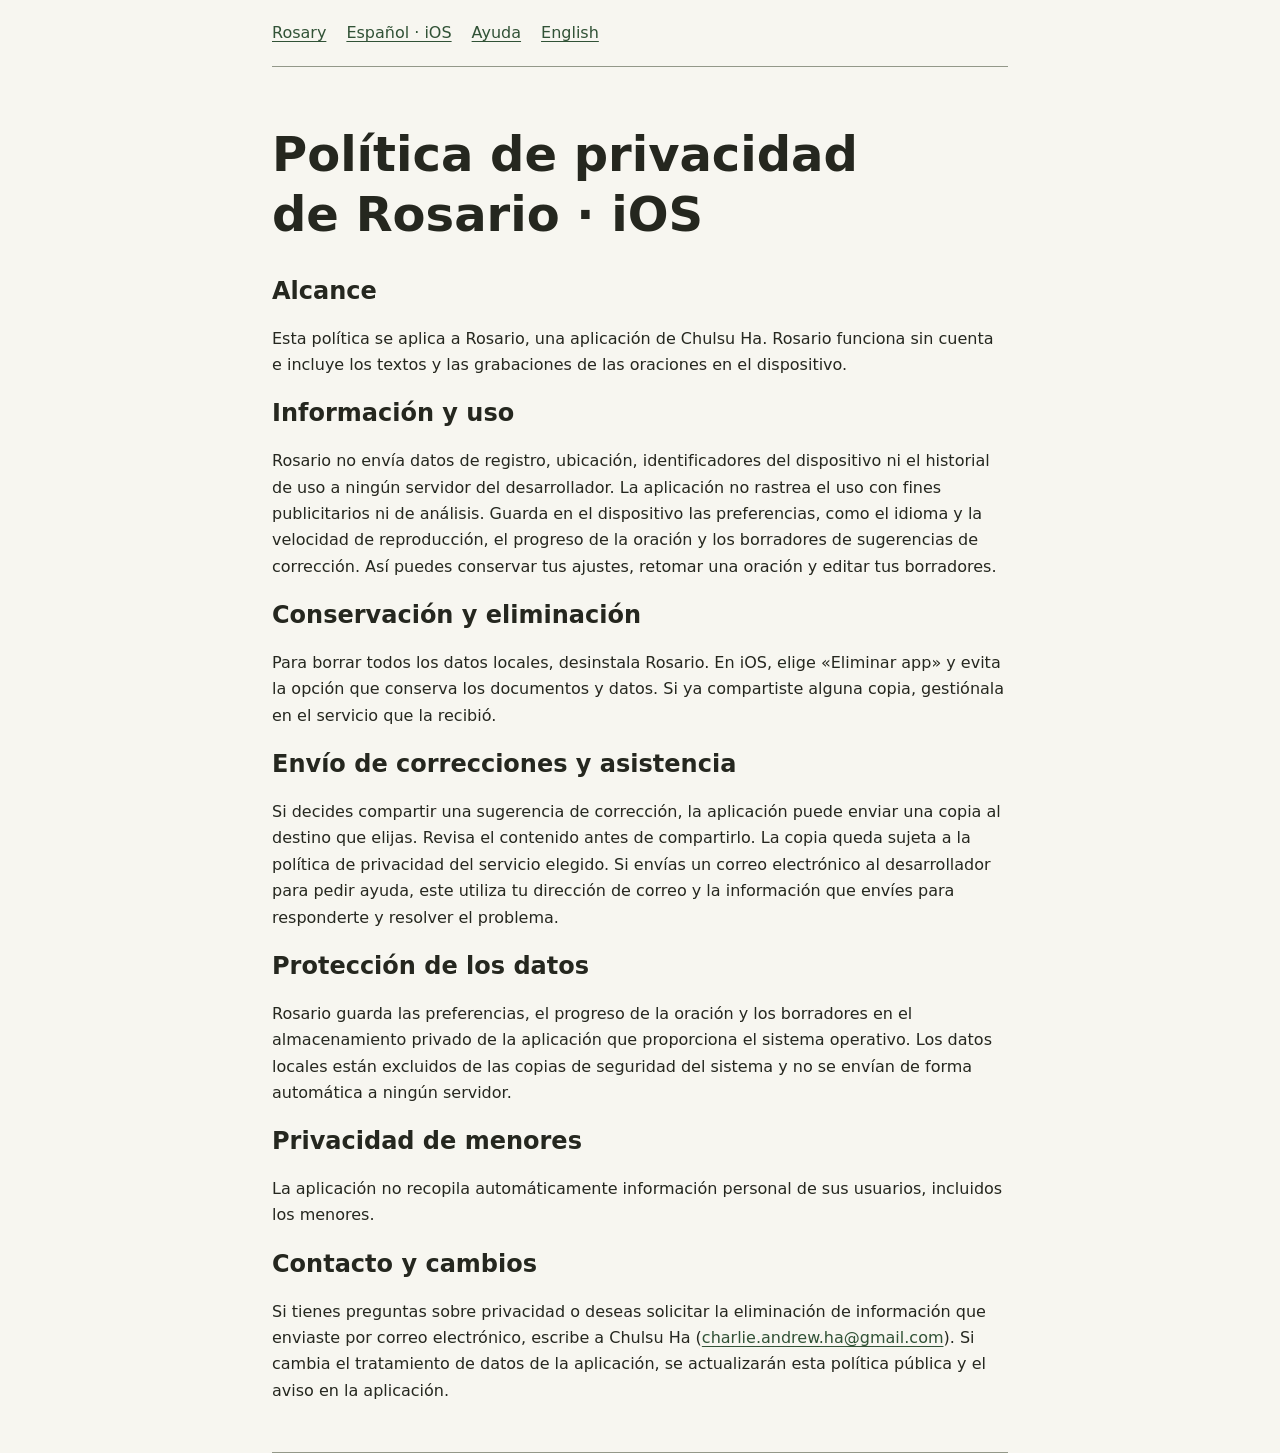
<file: rosary/privacy/ios/es.html>
<!doctype html>
<html lang="es">
<head>
  <meta charset="utf-8">
  <meta name="viewport" content="width=device-width, initial-scale=1">
  <link rel="stylesheet" href="../../style.css">
  <link rel="alternate" hreflang="de" href="de.html">
  <link rel="alternate" hreflang="fr" href="fr.html">
  <link rel="alternate" hreflang="it" href="it.html">
  <link rel="alternate" hreflang="pt-PT" href="pt-PT.html">
  <link rel="alternate" hreflang="pt-BR" href="pt-BR.html">
  <link rel="alternate" hreflang="ko" href="ko.html">
  <link rel="alternate" hreflang="en" href="en.html">
  <title>Política de privacidad de Rosario · iOS</title>
</head>
<body>
  <header><nav>
    <a href="../../index.html#english">Rosary</a>
    <a href="../../privacy.html#ios-languages">Español · iOS</a>
    <a href="../../support.html#english">Ayuda</a>
    <a href="en.html" hreflang="en" lang="en">English</a>
  </nav></header>
  <main>
    <h1>Política de privacidad de Rosario · iOS</h1>
    <h2>Alcance</h2>
    <p>Esta política se aplica a Rosario, una aplicación de Chulsu Ha. Rosario funciona sin cuenta e incluye los textos y las grabaciones de las oraciones en el dispositivo.</p>
    <h2>Información y uso</h2>
    <p>Rosario no envía datos de registro, ubicación, identificadores del dispositivo ni el historial de uso a ningún servidor del desarrollador. La aplicación no rastrea el uso con fines publicitarios ni de análisis. Guarda en el dispositivo las preferencias, como el idioma y la velocidad de reproducción, el progreso de la oración y los borradores de sugerencias de corrección. Así puedes conservar tus ajustes, retomar una oración y editar tus borradores.</p>
    <h2>Conservación y eliminación</h2>
    <p>Para borrar todos los datos locales, desinstala Rosario. En iOS, elige «Eliminar app» y evita la opción que conserva los documentos y datos. Si ya compartiste alguna copia, gestiónala en el servicio que la recibió.</p>
    <h2>Envío de correcciones y asistencia</h2>
    <p>Si decides compartir una sugerencia de corrección, la aplicación puede enviar una copia al destino que elijas. Revisa el contenido antes de compartirlo. La copia queda sujeta a la política de privacidad del servicio elegido. Si envías un correo electrónico al desarrollador para pedir ayuda, este utiliza tu dirección de correo y la información que envíes para responderte y resolver el problema.</p>
    <h2>Protección de los datos</h2>
    <p>Rosario guarda las preferencias, el progreso de la oración y los borradores en el almacenamiento privado de la aplicación que proporciona el sistema operativo. Los datos locales están excluidos de las copias de seguridad del sistema y no se envían de forma automática a ningún servidor.</p>
    <h2>Privacidad de menores</h2>
    <p>La aplicación no recopila automáticamente información personal de sus usuarios, incluidos los menores.</p>
    <h2>Contacto y cambios</h2>
    <p>Si tienes preguntas sobre privacidad o deseas solicitar la eliminación de información que enviaste por correo electrónico, escribe a Chulsu Ha (<a href="mailto:charlie.andrew.ha@gmail.com">charlie.andrew.ha@gmail.com</a>). Si cambia el tratamiento de datos de la aplicación, se actualizarán esta política pública y el aviso en la aplicación.</p>
  </main>
</body>
</html>
</file>
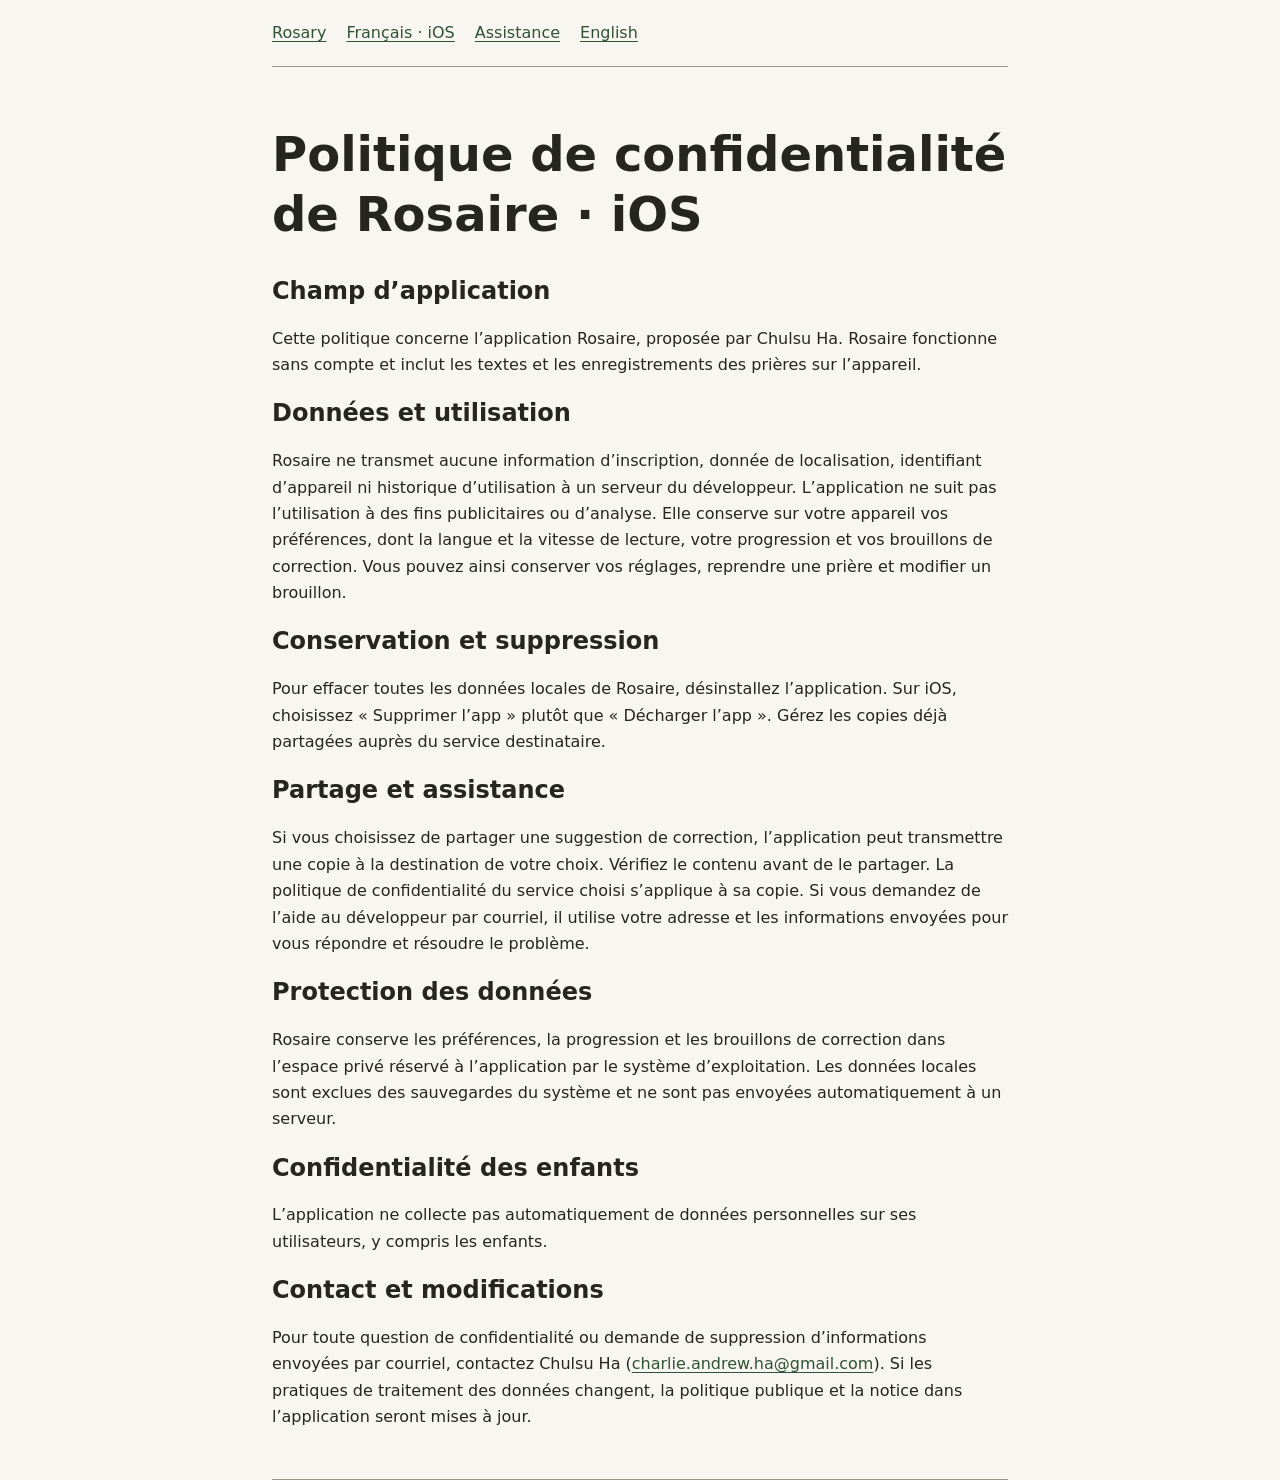
<file: rosary/privacy/ios/fr.html>
<!doctype html>
<html lang="fr">
<head>
  <meta charset="utf-8">
  <meta name="viewport" content="width=device-width, initial-scale=1">
  <link rel="stylesheet" href="../../style.css">
  <link rel="alternate" hreflang="de" href="de.html">
  <link rel="alternate" hreflang="es" href="es.html">
  <link rel="alternate" hreflang="it" href="it.html">
  <link rel="alternate" hreflang="pt-PT" href="pt-PT.html">
  <link rel="alternate" hreflang="pt-BR" href="pt-BR.html">
  <link rel="alternate" hreflang="ko" href="ko.html">
  <link rel="alternate" hreflang="en" href="en.html">
  <title>Politique de confidentialité de Rosaire · iOS</title>
</head>
<body>
  <header><nav>
    <a href="../../index.html#english">Rosary</a>
    <a href="../../privacy.html#ios-languages">Français · iOS</a>
    <a href="../../support.html#english">Assistance</a>
    <a href="en.html" hreflang="en" lang="en">English</a>
  </nav></header>
  <main>
    <h1>Politique de confidentialité de Rosaire · iOS</h1>
    <h2>Champ d’application</h2>
    <p>Cette politique concerne l’application Rosaire, proposée par Chulsu Ha. Rosaire fonctionne sans compte et inclut les textes et les enregistrements des prières sur l’appareil.</p>
    <h2>Données et utilisation</h2>
    <p>Rosaire ne transmet aucune information d’inscription, donnée de localisation, identifiant d’appareil ni historique d’utilisation à un serveur du développeur. L’application ne suit pas l’utilisation à des fins publicitaires ou d’analyse. Elle conserve sur votre appareil vos préférences, dont la langue et la vitesse de lecture, votre progression et vos brouillons de correction. Vous pouvez ainsi conserver vos réglages, reprendre une prière et modifier un brouillon.</p>
    <h2>Conservation et suppression</h2>
    <p>Pour effacer toutes les données locales de Rosaire, désinstallez l’application. Sur iOS, choisissez « Supprimer l’app » plutôt que « Décharger l’app ». Gérez les copies déjà partagées auprès du service destinataire.</p>
    <h2>Partage et assistance</h2>
    <p>Si vous choisissez de partager une suggestion de correction, l’application peut transmettre une copie à la destination de votre choix. Vérifiez le contenu avant de le partager. La politique de confidentialité du service choisi s’applique à sa copie. Si vous demandez de l’aide au développeur par courriel, il utilise votre adresse et les informations envoyées pour vous répondre et résoudre le problème.</p>
    <h2>Protection des données</h2>
    <p>Rosaire conserve les préférences, la progression et les brouillons de correction dans l’espace privé réservé à l’application par le système d’exploitation. Les données locales sont exclues des sauvegardes du système et ne sont pas envoyées automatiquement à un serveur.</p>
    <h2>Confidentialité des enfants</h2>
    <p>L’application ne collecte pas automatiquement de données personnelles sur ses utilisateurs, y compris les enfants.</p>
    <h2>Contact et modifications</h2>
    <p>Pour toute question de confidentialité ou demande de suppression d’informations envoyées par courriel, contactez Chulsu Ha (<a href="mailto:charlie.andrew.ha@gmail.com">charlie.andrew.ha@gmail.com</a>). Si les pratiques de traitement des données changent, la politique publique et la notice dans l’application seront mises à jour.</p>
  </main>
</body>
</html>
</file>
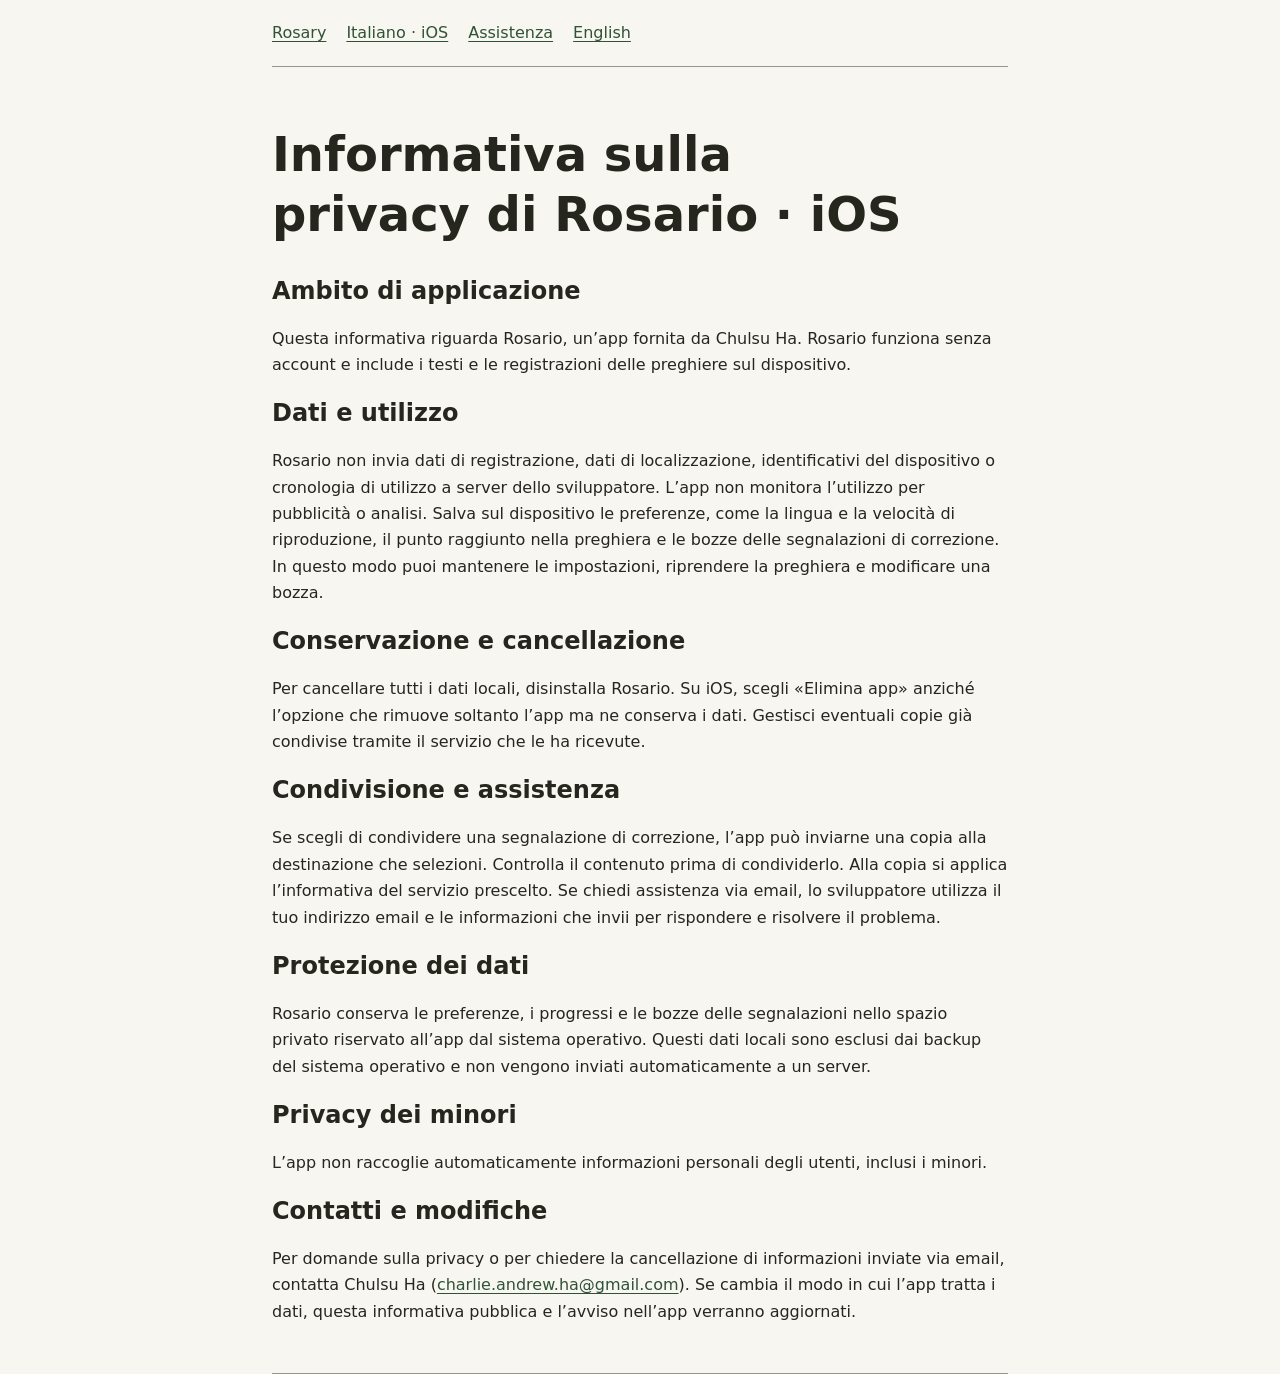
<file: rosary/privacy/ios/it.html>
<!doctype html>
<html lang="it">
<head>
  <meta charset="utf-8">
  <meta name="viewport" content="width=device-width, initial-scale=1">
  <link rel="stylesheet" href="../../style.css">
  <link rel="alternate" hreflang="de" href="de.html">
  <link rel="alternate" hreflang="es" href="es.html">
  <link rel="alternate" hreflang="fr" href="fr.html">
  <link rel="alternate" hreflang="pt-PT" href="pt-PT.html">
  <link rel="alternate" hreflang="pt-BR" href="pt-BR.html">
  <link rel="alternate" hreflang="ko" href="ko.html">
  <link rel="alternate" hreflang="en" href="en.html">
  <title>Informativa sulla privacy di Rosario · iOS</title>
</head>
<body>
  <header><nav>
    <a href="../../index.html#english">Rosary</a>
    <a href="../../privacy.html#ios-languages">Italiano · iOS</a>
    <a href="../../support.html#english">Assistenza</a>
    <a href="en.html" hreflang="en" lang="en">English</a>
  </nav></header>
  <main>
    <h1>Informativa sulla privacy di Rosario · iOS</h1>
    <h2>Ambito di applicazione</h2>
    <p>Questa informativa riguarda Rosario, un’app fornita da Chulsu Ha. Rosario funziona senza account e include i testi e le registrazioni delle preghiere sul dispositivo.</p>
    <h2>Dati e utilizzo</h2>
    <p>Rosario non invia dati di registrazione, dati di localizzazione, identificativi del dispositivo o cronologia di utilizzo a server dello sviluppatore. L’app non monitora l’utilizzo per pubblicità o analisi. Salva sul dispositivo le preferenze, come la lingua e la velocità di riproduzione, il punto raggiunto nella preghiera e le bozze delle segnalazioni di correzione. In questo modo puoi mantenere le impostazioni, riprendere la preghiera e modificare una bozza.</p>
    <h2>Conservazione e cancellazione</h2>
    <p>Per cancellare tutti i dati locali, disinstalla Rosario. Su iOS, scegli «Elimina app» anziché l’opzione che rimuove soltanto l’app ma ne conserva i dati. Gestisci eventuali copie già condivise tramite il servizio che le ha ricevute.</p>
    <h2>Condivisione e assistenza</h2>
    <p>Se scegli di condividere una segnalazione di correzione, l’app può inviarne una copia alla destinazione che selezioni. Controlla il contenuto prima di condividerlo. Alla copia si applica l’informativa del servizio prescelto. Se chiedi assistenza via email, lo sviluppatore utilizza il tuo indirizzo email e le informazioni che invii per rispondere e risolvere il problema.</p>
    <h2>Protezione dei dati</h2>
    <p>Rosario conserva le preferenze, i progressi e le bozze delle segnalazioni nello spazio privato riservato all’app dal sistema operativo. Questi dati locali sono esclusi dai backup del sistema operativo e non vengono inviati automaticamente a un server.</p>
    <h2>Privacy dei minori</h2>
    <p>L’app non raccoglie automaticamente informazioni personali degli utenti, inclusi i minori.</p>
    <h2>Contatti e modifiche</h2>
    <p>Per domande sulla privacy o per chiedere la cancellazione di informazioni inviate via email, contatta Chulsu Ha (<a href="mailto:charlie.andrew.ha@gmail.com">charlie.andrew.ha@gmail.com</a>). Se cambia il modo in cui l’app tratta i dati, questa informativa pubblica e l’avviso nell’app verranno aggiornati.</p>
  </main>
</body>
</html>
</file>
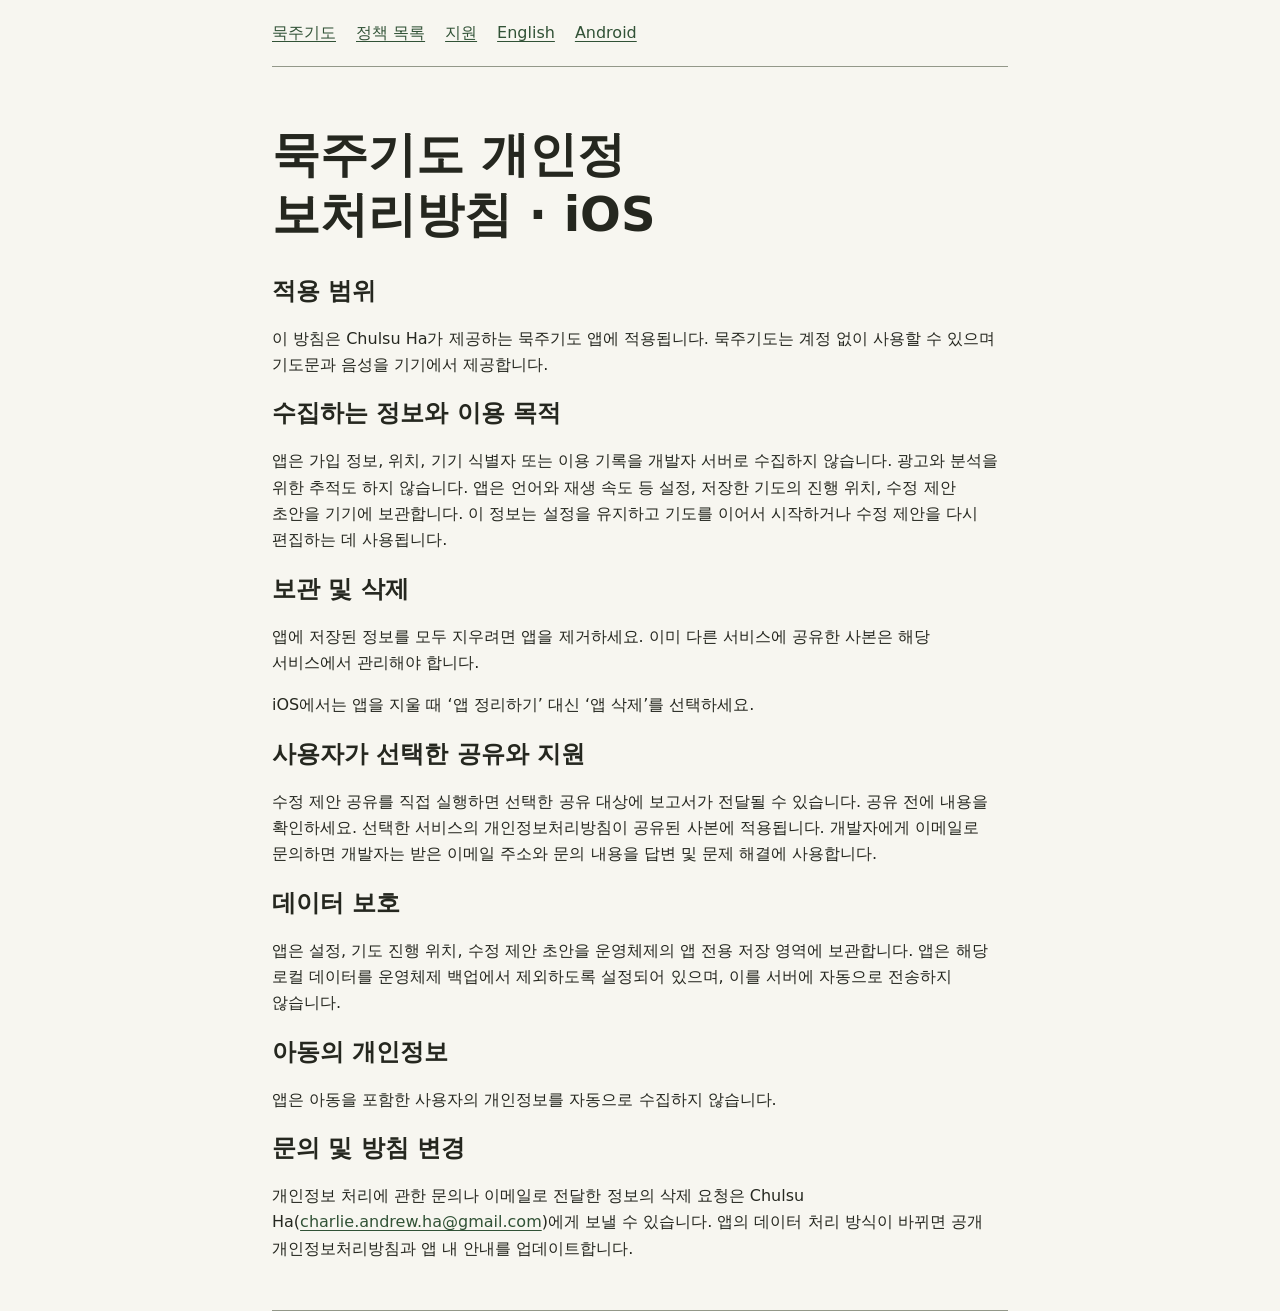
<file: rosary/privacy/ios/ko.html>
<!doctype html>
<html lang="ko">
<head>
  <meta charset="utf-8">
  <meta name="viewport" content="width=device-width, initial-scale=1">
  <link rel="stylesheet" href="../../style.css">
  <link rel="alternate" hreflang="en" href="en.html">
  <title>묵주기도 개인정보처리방침 · iOS</title>
</head>
<body>
  <header><nav aria-label="빠른 이동">
    <a href="../../index.html">묵주기도</a>
    <a href="../../privacy.html">정책 목록</a>
    <a href="../../support.html">지원</a>
    <a href="en.html" hreflang="en" lang="en">English</a>
    <a href="../android/ko.html">Android</a>
  </nav></header>
  <main>
    <h1>묵주기도 개인정보처리방침 · iOS</h1>
    <h2>적용 범위</h2>
    <p>이 방침은 Chulsu Ha가 제공하는 묵주기도 앱에 적용됩니다. 묵주기도는 계정 없이 사용할 수 있으며 기도문과 음성을 기기에서 제공합니다.</p>
    <h2>수집하는 정보와 이용 목적</h2>
    <p>앱은 가입 정보, 위치, 기기 식별자 또는 이용 기록을 개발자 서버로 수집하지 않습니다. 광고와 분석을 위한 추적도 하지 않습니다. 앱은 언어와 재생 속도 등 설정, 저장한 기도의 진행 위치, 수정 제안 초안을 기기에 보관합니다. 이 정보는 설정을 유지하고 기도를 이어서 시작하거나 수정 제안을 다시 편집하는 데 사용됩니다.</p>
    <h2>보관 및 삭제</h2>
    <p>앱에 저장된 정보를 모두 지우려면 앱을 제거하세요. 이미 다른 서비스에 공유한 사본은 해당 서비스에서 관리해야 합니다.</p>
    <p>iOS에서는 앱을 지울 때 ‘앱 정리하기’ 대신 ‘앱 삭제’를 선택하세요.</p>
    <h2>사용자가 선택한 공유와 지원</h2>
    <p>수정 제안 공유를 직접 실행하면 선택한 공유 대상에 보고서가 전달될 수 있습니다. 공유 전에 내용을 확인하세요. 선택한 서비스의 개인정보처리방침이 공유된 사본에 적용됩니다. 개발자에게 이메일로 문의하면 개발자는 받은 이메일 주소와 문의 내용을 답변 및 문제 해결에 사용합니다.</p>
    <h2>데이터 보호</h2>
    <p>앱은 설정, 기도 진행 위치, 수정 제안 초안을 운영체제의 앱 전용 저장 영역에 보관합니다. 앱은 해당 로컬 데이터를 운영체제 백업에서 제외하도록 설정되어 있으며, 이를 서버에 자동으로 전송하지 않습니다.</p>
    <h2>아동의 개인정보</h2>
    <p>앱은 아동을 포함한 사용자의 개인정보를 자동으로 수집하지 않습니다.</p>
    <h2>문의 및 방침 변경</h2>
    <p>개인정보 처리에 관한 문의나 이메일로 전달한 정보의 삭제 요청은 Chulsu Ha(<a href="mailto:charlie.andrew.ha@gmail.com">charlie.andrew.ha@gmail.com</a>)에게 보낼 수 있습니다. 앱의 데이터 처리 방식이 바뀌면 공개 개인정보처리방침과 앱 내 안내를 업데이트합니다.</p>
  </main>
</body>
</html>
</file>
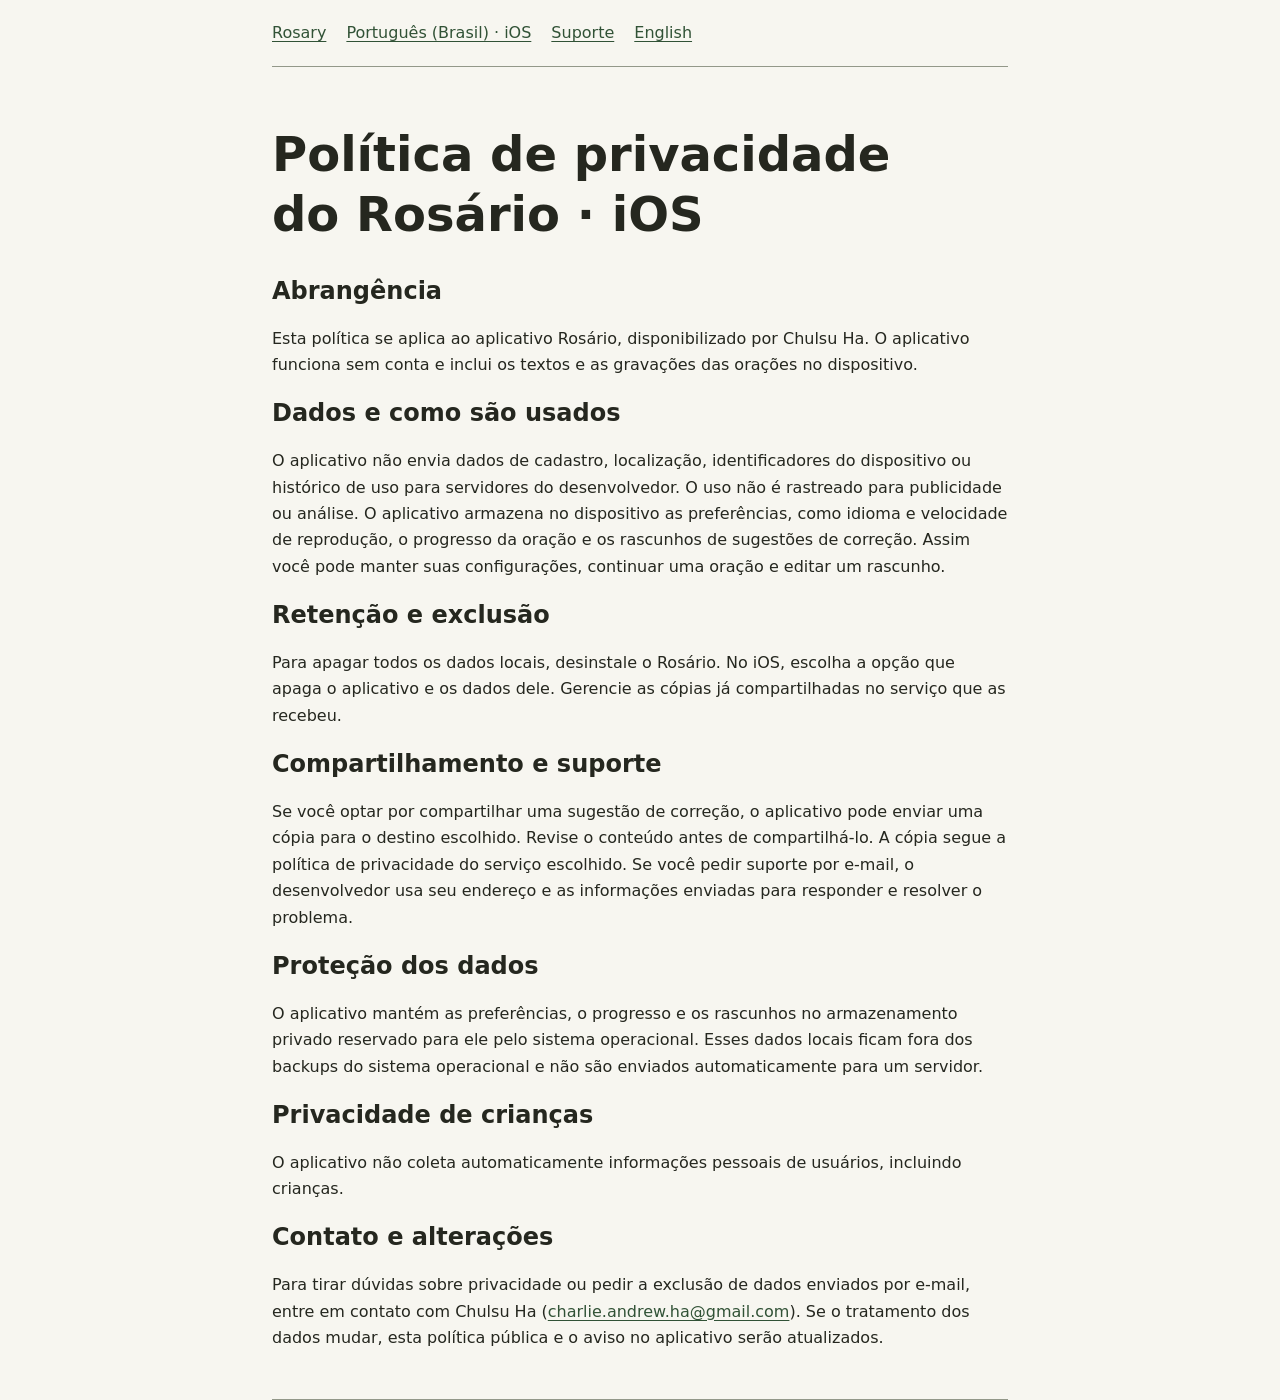
<file: rosary/privacy/ios/pt-BR.html>
<!doctype html>
<html lang="pt-BR">
<head>
  <meta charset="utf-8">
  <meta name="viewport" content="width=device-width, initial-scale=1">
  <link rel="stylesheet" href="../../style.css">
  <link rel="alternate" hreflang="de" href="de.html">
  <link rel="alternate" hreflang="es" href="es.html">
  <link rel="alternate" hreflang="fr" href="fr.html">
  <link rel="alternate" hreflang="it" href="it.html">
  <link rel="alternate" hreflang="pt-PT" href="pt-PT.html">
  <link rel="alternate" hreflang="ko" href="ko.html">
  <link rel="alternate" hreflang="en" href="en.html">
  <title>Política de privacidade do Rosário · iOS</title>
</head>
<body>
  <header><nav>
    <a href="../../index.html#english">Rosary</a>
    <a href="../../privacy.html#ios-languages">Português (Brasil) · iOS</a>
    <a href="../../support.html#english">Suporte</a>
    <a href="en.html" hreflang="en" lang="en">English</a>
  </nav></header>
  <main>
    <h1>Política de privacidade do Rosário · iOS</h1>
    <h2>Abrangência</h2>
    <p>Esta política se aplica ao aplicativo Rosário, disponibilizado por Chulsu Ha. O aplicativo funciona sem conta e inclui os textos e as gravações das orações no dispositivo.</p>
    <h2>Dados e como são usados</h2>
    <p>O aplicativo não envia dados de cadastro, localização, identificadores do dispositivo ou histórico de uso para servidores do desenvolvedor. O uso não é rastreado para publicidade ou análise. O aplicativo armazena no dispositivo as preferências, como idioma e velocidade de reprodução, o progresso da oração e os rascunhos de sugestões de correção. Assim você pode manter suas configurações, continuar uma oração e editar um rascunho.</p>
    <h2>Retenção e exclusão</h2>
    <p>Para apagar todos os dados locais, desinstale o Rosário. No iOS, escolha a opção que apaga o aplicativo e os dados dele. Gerencie as cópias já compartilhadas no serviço que as recebeu.</p>
    <h2>Compartilhamento e suporte</h2>
    <p>Se você optar por compartilhar uma sugestão de correção, o aplicativo pode enviar uma cópia para o destino escolhido. Revise o conteúdo antes de compartilhá-lo. A cópia segue a política de privacidade do serviço escolhido. Se você pedir suporte por e-mail, o desenvolvedor usa seu endereço e as informações enviadas para responder e resolver o problema.</p>
    <h2>Proteção dos dados</h2>
    <p>O aplicativo mantém as preferências, o progresso e os rascunhos no armazenamento privado reservado para ele pelo sistema operacional. Esses dados locais ficam fora dos backups do sistema operacional e não são enviados automaticamente para um servidor.</p>
    <h2>Privacidade de crianças</h2>
    <p>O aplicativo não coleta automaticamente informações pessoais de usuários, incluindo crianças.</p>
    <h2>Contato e alterações</h2>
    <p>Para tirar dúvidas sobre privacidade ou pedir a exclusão de dados enviados por e-mail, entre em contato com Chulsu Ha (<a href="mailto:charlie.andrew.ha@gmail.com">charlie.andrew.ha@gmail.com</a>). Se o tratamento dos dados mudar, esta política pública e o aviso no aplicativo serão atualizados.</p>
  </main>
</body>
</html>
</file>
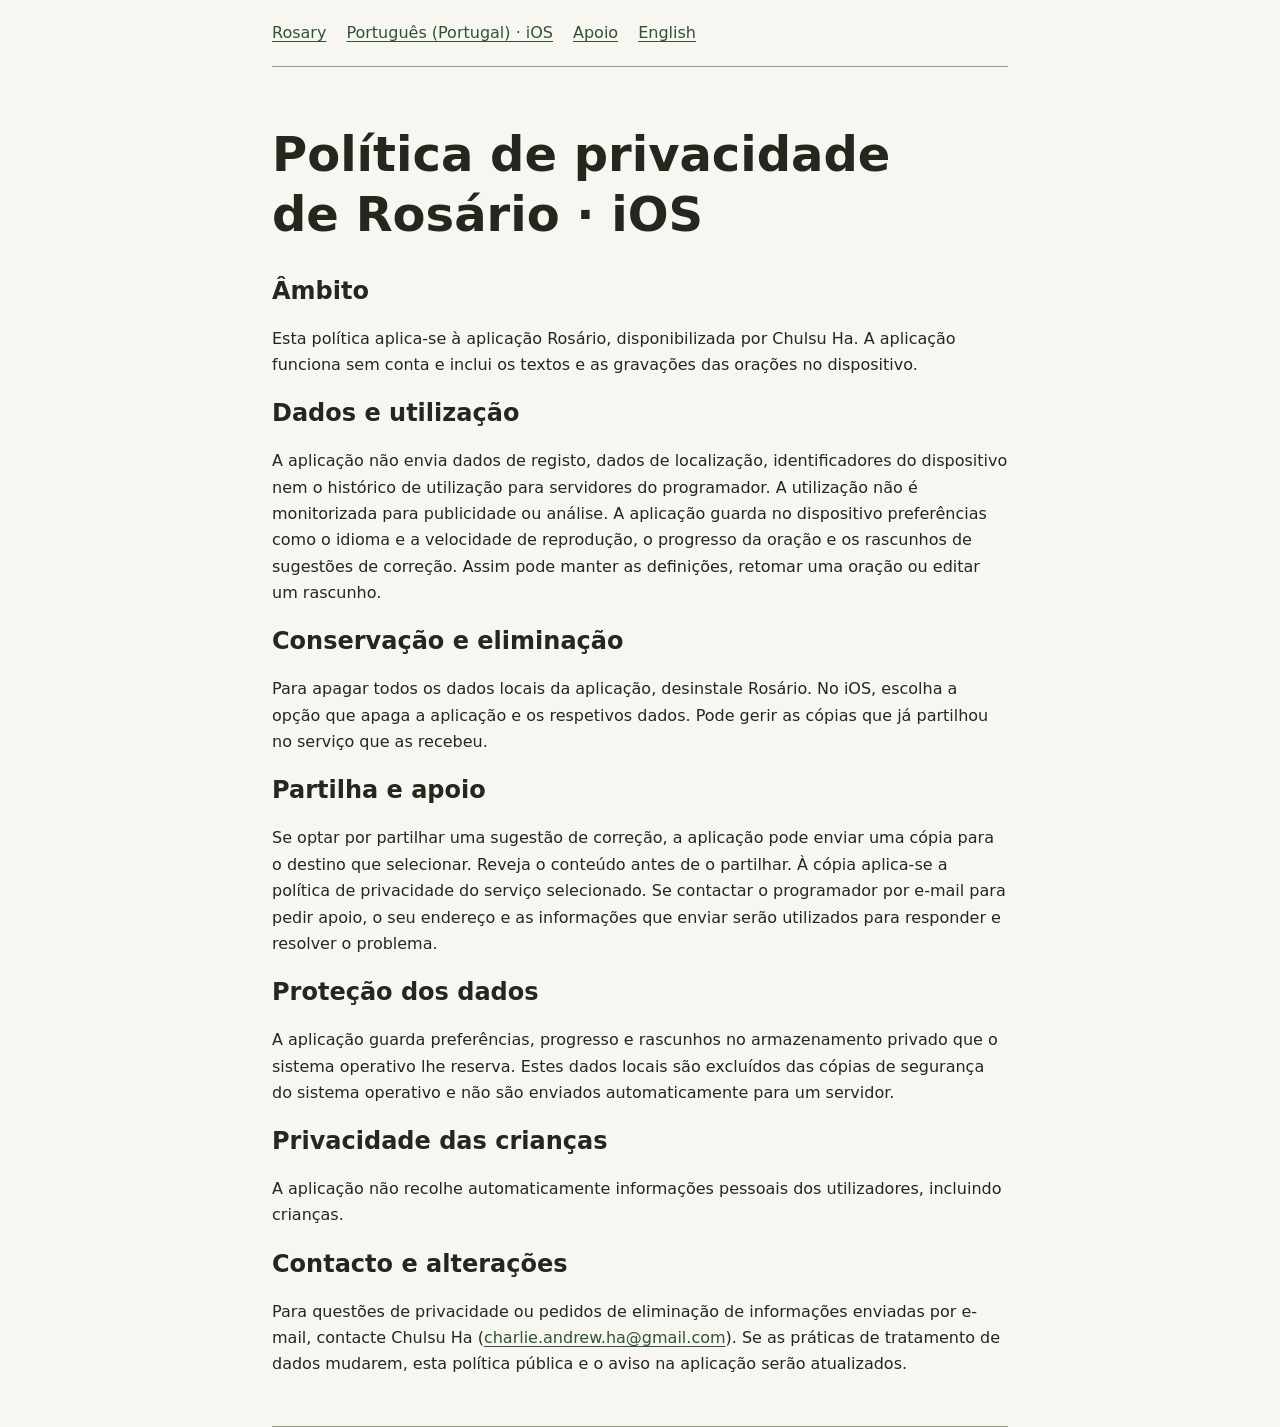
<file: rosary/privacy/ios/pt-PT.html>
<!doctype html>
<html lang="pt-PT">
<head>
  <meta charset="utf-8">
  <meta name="viewport" content="width=device-width, initial-scale=1">
  <link rel="stylesheet" href="../../style.css">
  <link rel="alternate" hreflang="de" href="de.html">
  <link rel="alternate" hreflang="es" href="es.html">
  <link rel="alternate" hreflang="fr" href="fr.html">
  <link rel="alternate" hreflang="it" href="it.html">
  <link rel="alternate" hreflang="pt-BR" href="pt-BR.html">
  <link rel="alternate" hreflang="ko" href="ko.html">
  <link rel="alternate" hreflang="en" href="en.html">
  <title>Política de privacidade de Rosário · iOS</title>
</head>
<body>
  <header><nav>
    <a href="../../index.html#english">Rosary</a>
    <a href="../../privacy.html#ios-languages">Português (Portugal) · iOS</a>
    <a href="../../support.html#english">Apoio</a>
    <a href="en.html" hreflang="en" lang="en">English</a>
  </nav></header>
  <main>
    <h1>Política de privacidade de Rosário · iOS</h1>
    <h2>Âmbito</h2>
    <p>Esta política aplica-se à aplicação Rosário, disponibilizada por Chulsu Ha. A aplicação funciona sem conta e inclui os textos e as gravações das orações no dispositivo.</p>
    <h2>Dados e utilização</h2>
    <p>A aplicação não envia dados de registo, dados de localização, identificadores do dispositivo nem o histórico de utilização para servidores do programador. A utilização não é monitorizada para publicidade ou análise. A aplicação guarda no dispositivo preferências como o idioma e a velocidade de reprodução, o progresso da oração e os rascunhos de sugestões de correção. Assim pode manter as definições, retomar uma oração ou editar um rascunho.</p>
    <h2>Conservação e eliminação</h2>
    <p>Para apagar todos os dados locais da aplicação, desinstale Rosário. No iOS, escolha a opção que apaga a aplicação e os respetivos dados. Pode gerir as cópias que já partilhou no serviço que as recebeu.</p>
    <h2>Partilha e apoio</h2>
    <p>Se optar por partilhar uma sugestão de correção, a aplicação pode enviar uma cópia para o destino que selecionar. Reveja o conteúdo antes de o partilhar. À cópia aplica-se a política de privacidade do serviço selecionado. Se contactar o programador por e-mail para pedir apoio, o seu endereço e as informações que enviar serão utilizados para responder e resolver o problema.</p>
    <h2>Proteção dos dados</h2>
    <p>A aplicação guarda preferências, progresso e rascunhos no armazenamento privado que o sistema operativo lhe reserva. Estes dados locais são excluídos das cópias de segurança do sistema operativo e não são enviados automaticamente para um servidor.</p>
    <h2>Privacidade das crianças</h2>
    <p>A aplicação não recolhe automaticamente informações pessoais dos utilizadores, incluindo crianças.</p>
    <h2>Contacto e alterações</h2>
    <p>Para questões de privacidade ou pedidos de eliminação de informações enviadas por e-mail, contacte Chulsu Ha (<a href="mailto:charlie.andrew.ha@gmail.com">charlie.andrew.ha@gmail.com</a>). Se as práticas de tratamento de dados mudarem, esta política pública e o aviso na aplicação serão atualizados.</p>
  </main>
</body>
</html>
</file>
<file: rosary/style.css>
:root {
  color-scheme: light dark;
  font-family: system-ui, sans-serif;
  color: #25271f;
  background: #f7f6f0;
  line-height: 1.65;
}

body {
  width: min(100% - 2rem, 46rem);
  margin: 0 auto;
}

header, footer {
  padding: 1.25rem 0;
}

nav {
  display: flex;
  flex-wrap: wrap;
  gap: 0.5rem 1.25rem;
}

main {
  padding: 1.5rem 0 2rem;
  border-block: 1px solid #939889;
}

h1, h2 {
  line-height: 1.25;
  text-wrap: balance;
}

h1 {
  font-size: clamp(2rem, 7vw, 3rem);
}

p:lang(ko) {
  word-break: keep-all;
}

a {
  color: #315236;
  overflow-wrap: anywhere;
  text-underline-offset: 0.2em;
}

a:focus-visible {
  outline: 2px solid currentColor;
  outline-offset: 3px;
}

@media (prefers-color-scheme: dark) {
  :root {
    background: #20241e;
    color: #f0f0e5;
  }

  a {
    color: #bad6ac;
  }
}
</file>
